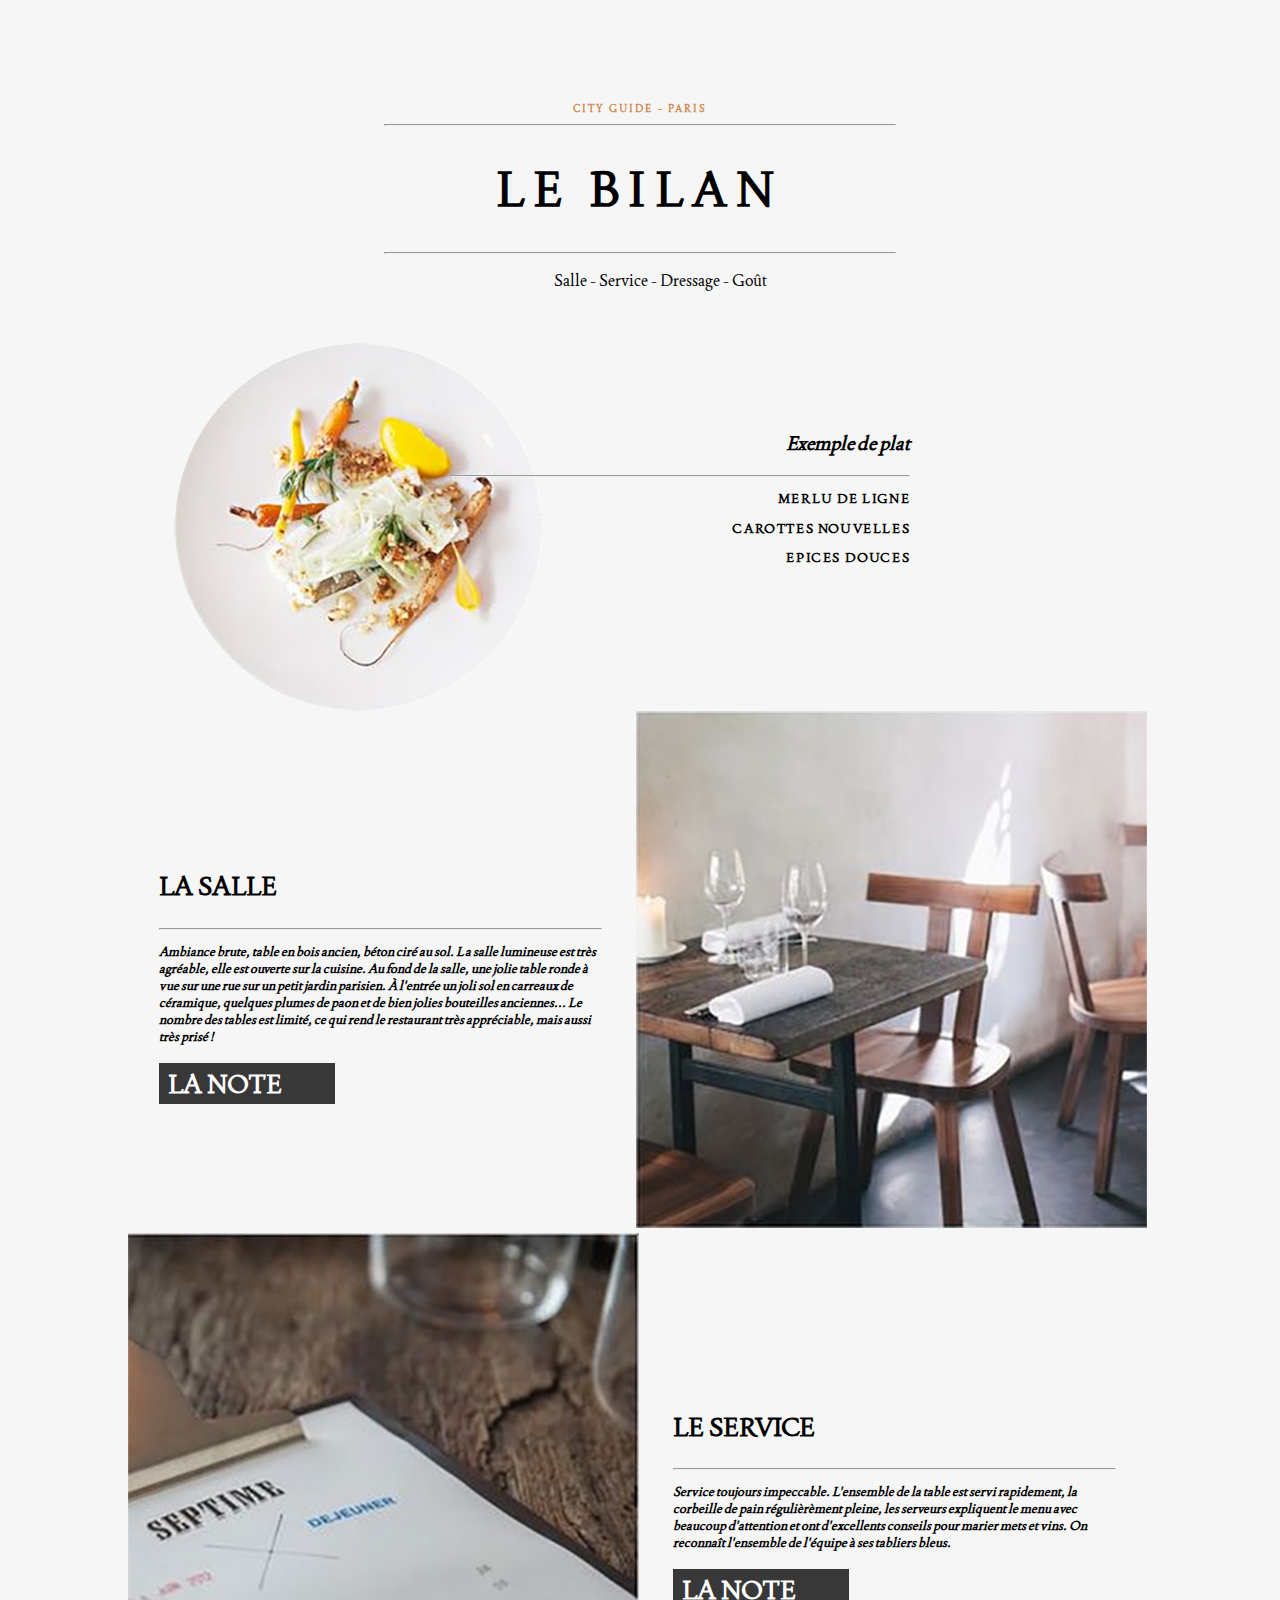
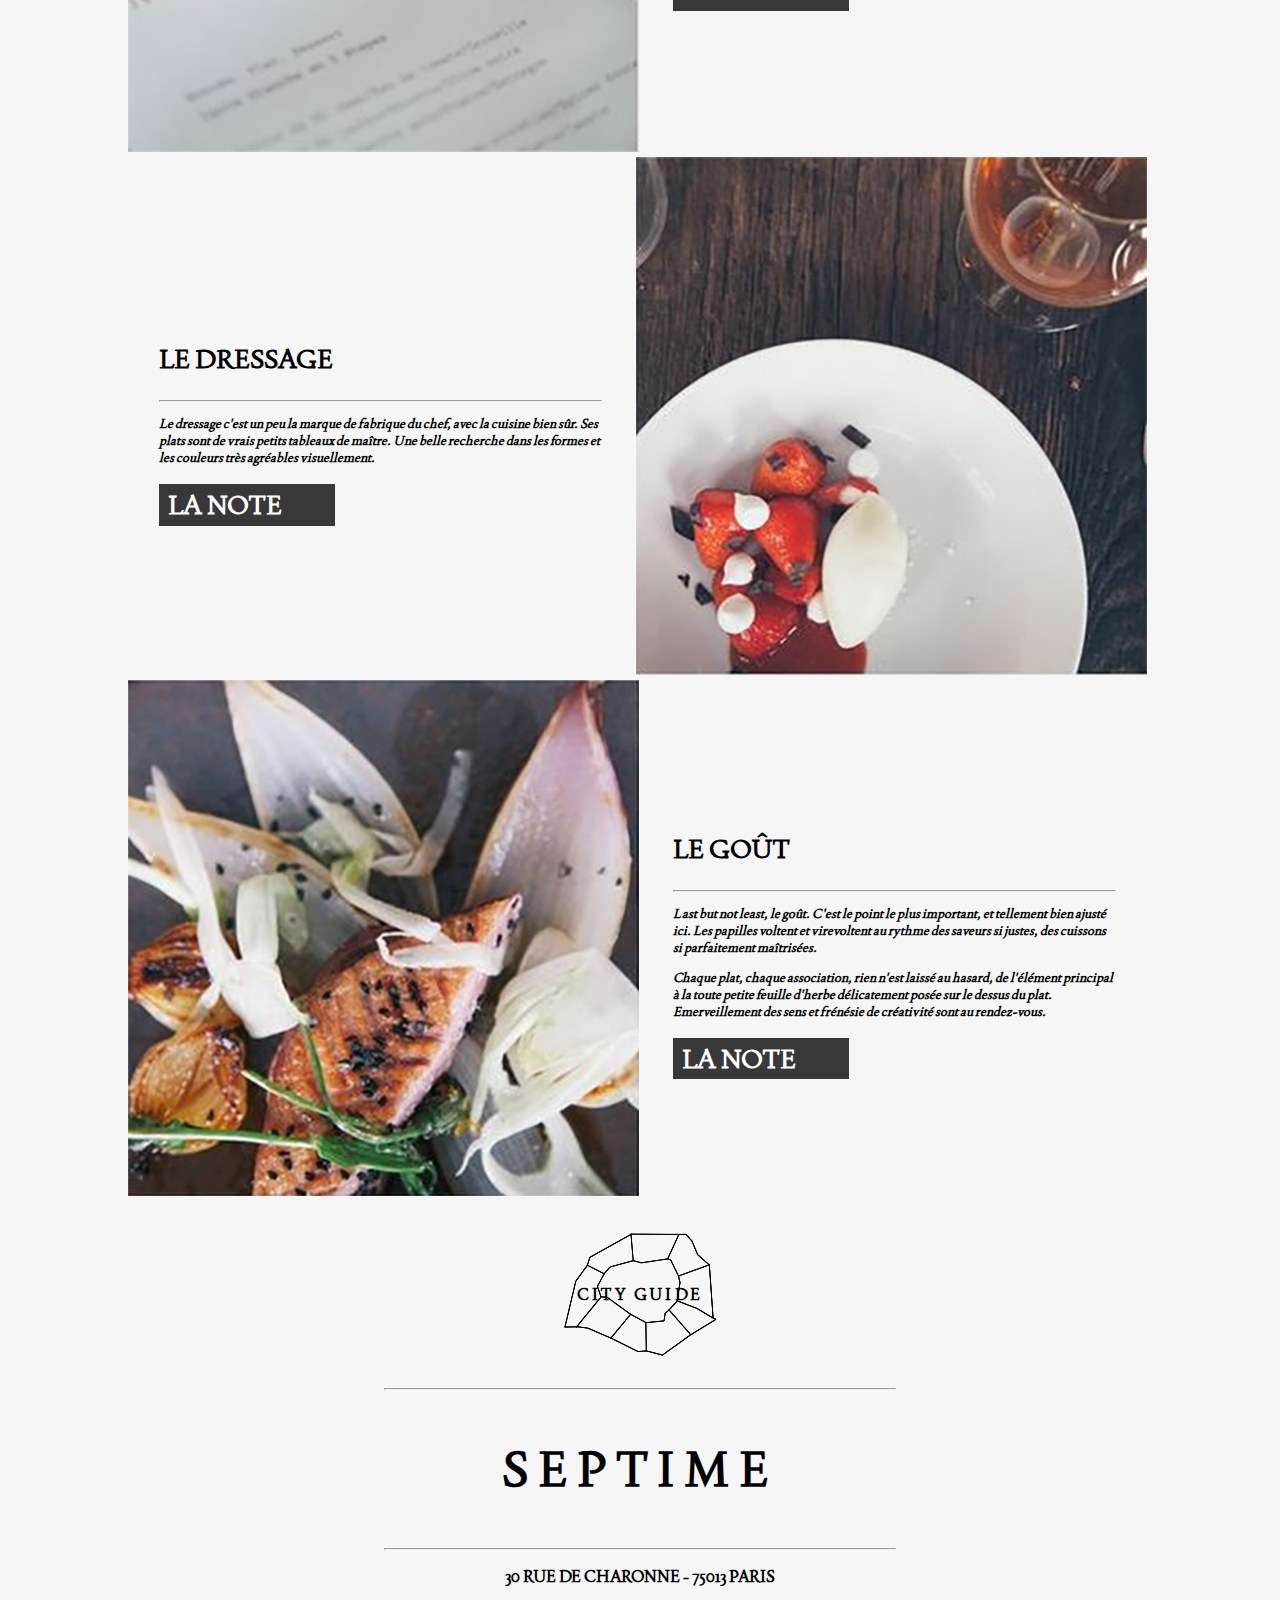
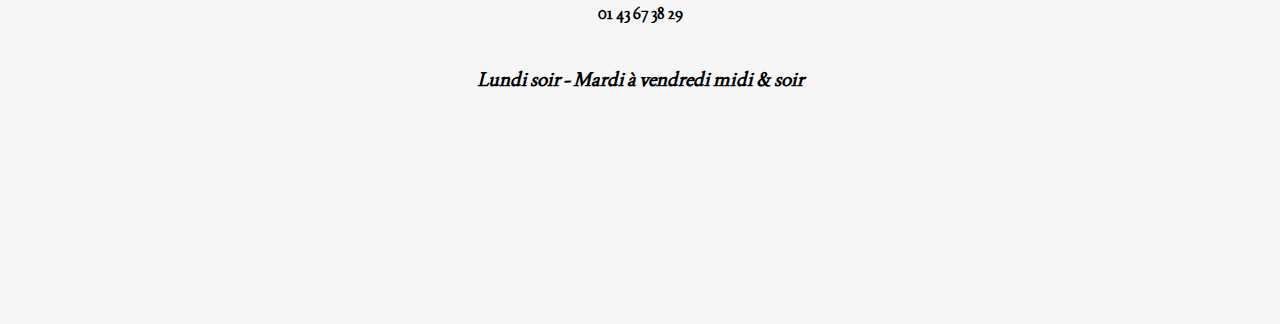
<file: Tp2_correction/index.html>
<!DOCTYPE html>
<html lang="fr">
<head>
    <meta charset="UTF-8">
    <meta http-equiv="X-UA-Compatible" content="IE=edge">
    <meta name="viewport" content="width=device-width, initial-scale=1.0">
    <title>Restaurant</title>
    <link rel="stylesheet" href="css/style.css">

    <link rel="stylesheet" href="https://cdnjs.cloudflare.com/ajax/libs/font-awesome/6.1.1/css/all.min.css"
        integrity="sha512-KfkfwYDsLkIlwQp6LFnl8zNdLGxu9YAA1QvwINks4PhcElQSvqcyVLLD9aMhXd13uQjoXtEKNosOWaZqXgel0g=="
        crossorigin="anonymous" referrerpolicy="no-referrer" />
</head>
<body>
    
    <header>
        <h2 class="titre">City guide - Paris</h2>
        <hr>
        <h1 class="titre">Le Bilan</h1>
        <hr>

        <!-- nav>ul>li*4>a  -->
        <nav>
            <ul>
                <li><a href="#salle">Salle -</a></li>
                <li><a href="#service">Service -</a></li>
                <li><a href="#dressage">Dressage -</a></li>
                <li><a href="#gout">Goût</a></li>
            </ul>
        </nav>
    </header>


     <section id="plat">
         <div class="plate"><img src="img/assiette.jpg" alt="assiette gastronomique"></div>
         <div class="plate">
             <h3>Exemple de plat</h3>
             <hr>
             <p>Merlu de ligne</p>
             <p>Carottes nouvelles</p>
             <p>Epices douces</p>
         </div>
     </section>

    <section id="salle">
        <div class="plate">
            <h3>la salle</h3>
            <hr>
            <p>
                Ambiance brute, table en bois ancien, béton ciré au sol. La salle lumineuse est très agréable, elle est
                ouverte sur la cuisine. Au fond de la salle, une jolie table ronde à vue sur une rue sur un petit jardin
                parisien. À l'entrée un joli sol en carreaux de céramique, quelques plumes de paon et de bien jolies
                bouteilles anciennes...
                Le nombre des tables est limité, ce qui rend le restaurant très appréciable, mais aussi très prisé !
            </p>
            <span>La note
                <i class="fas fa-star"></i>
                <i class="fas fa-star"></i>
                <i class="fas fa-star"></i>
                <i class="fas fa-star-half-alt"></i>
                <i class="far fa-star"></i>
            </span>
        </div>

        <div class="plate">
            <img src="img/resto_01.jpg" alt="table pour deux">
        </div>
    </section>


    <section id="service">
        <div class="plate"><img src="img/resto_02.jpg" alt="Service"></div>
        
        <div class="plate">
            <h3>Le service</h3>
            <hr>
            <p>
                Service toujours impeccable. L'ensemble de la table est servi rapidement, la corbeille de pain
                régulièrèment pleine, les serveurs expliquent le menu avec beaucoup d'attention et ont d'excellents
                conseils pour marier mets et vins.
                On reconnaît l'ensemble de l'équipe à ses tabliers bleus.
            </p>
             <span>La note
                 <i class="fas fa-star"></i>
                 <i class="fas fa-star"></i>
                 <i class="fas fa-star"></i>
                 <i class="fas fa-star"></i>
                 <i class="far fa-star"></i>
             </span>
        </div>
    </section>

    <section id="dressage">
        <div class="plate">
            <h3>Le dressage</h3>
            <hr>
            <p>
                Le dressage c'est un peu la marque de fabrique du chef, avec la cuisine bien sûr. Ses plats sont de vrais
                petits tableaux de maître. Une belle recherche dans les formes et les couleurs très agréables
                visuellement.
            </p>
             <span>La note
                 <i class="fas fa-star" aria-hidden="true"></i>
                 <i class="fas fa-star" aria-hidden="true"></i>
                 <i class="fas fa-star" aria-hidden="true"></i>
                 <i class="fas fa-star-half" aria-hidden="true"></i>
                 <i class="far fa-star" aria-hidden="true"></i>
             </span>

            </div>

             <div class="plate">
                 <img src="img/resto_03.jpg" alt="dessert au fruits rouges">
            </div>
    </section>

    <section id="gout">

        <div class="plate">
            <img src="img/resto_04.jpg" alt="Poisson et oignons">
        </div>

        <div class="plate">
            <h3>Le goût</h3>
            <hr>
            <p>
                Last but not least, le goût. C'est le point le plus important, et tellement bien ajusté ici. Les
                papilles voltent et virevoltent au rythme des saveurs si justes, des cuissons si parfaitement
                maîtrisées.
            </p>
            <p>
                Chaque plat, chaque association, rien n'est laissé au hasard, de l'élément principal à la toute petite
                feuille d'herbe délicatement posée sur le dessus du plat. Emerveillement des sens et frénésie de
                créativité sont au rendez-vous.
            </p>
              <span>La note
                  <i class="fas fa-star" aria-hidden="true"></i>
                  <i class="fas fa-star" aria-hidden="true"></i>
                  <i class="fas fa-star" aria-hidden="true"></i>
                  <i class="fas fa-star" aria-hidden="true"></i>
                  <i class="far fa-star" aria-hidden="true"></i>
              </span>
        </div>
    </section>

    <footer>
        <h5 class="titre">City guide</h5>
        <hr>
        <h3 class="titre">Septime</h3>
        <hr>
        <p>30 rue de charonne - 75013 Paris</p>
        <p>01 43 67 38 29</p>
        <em>Lundi soir - Mardi à vendredi midi & soir</em>
    </footer>
</body>
</html>
</file>
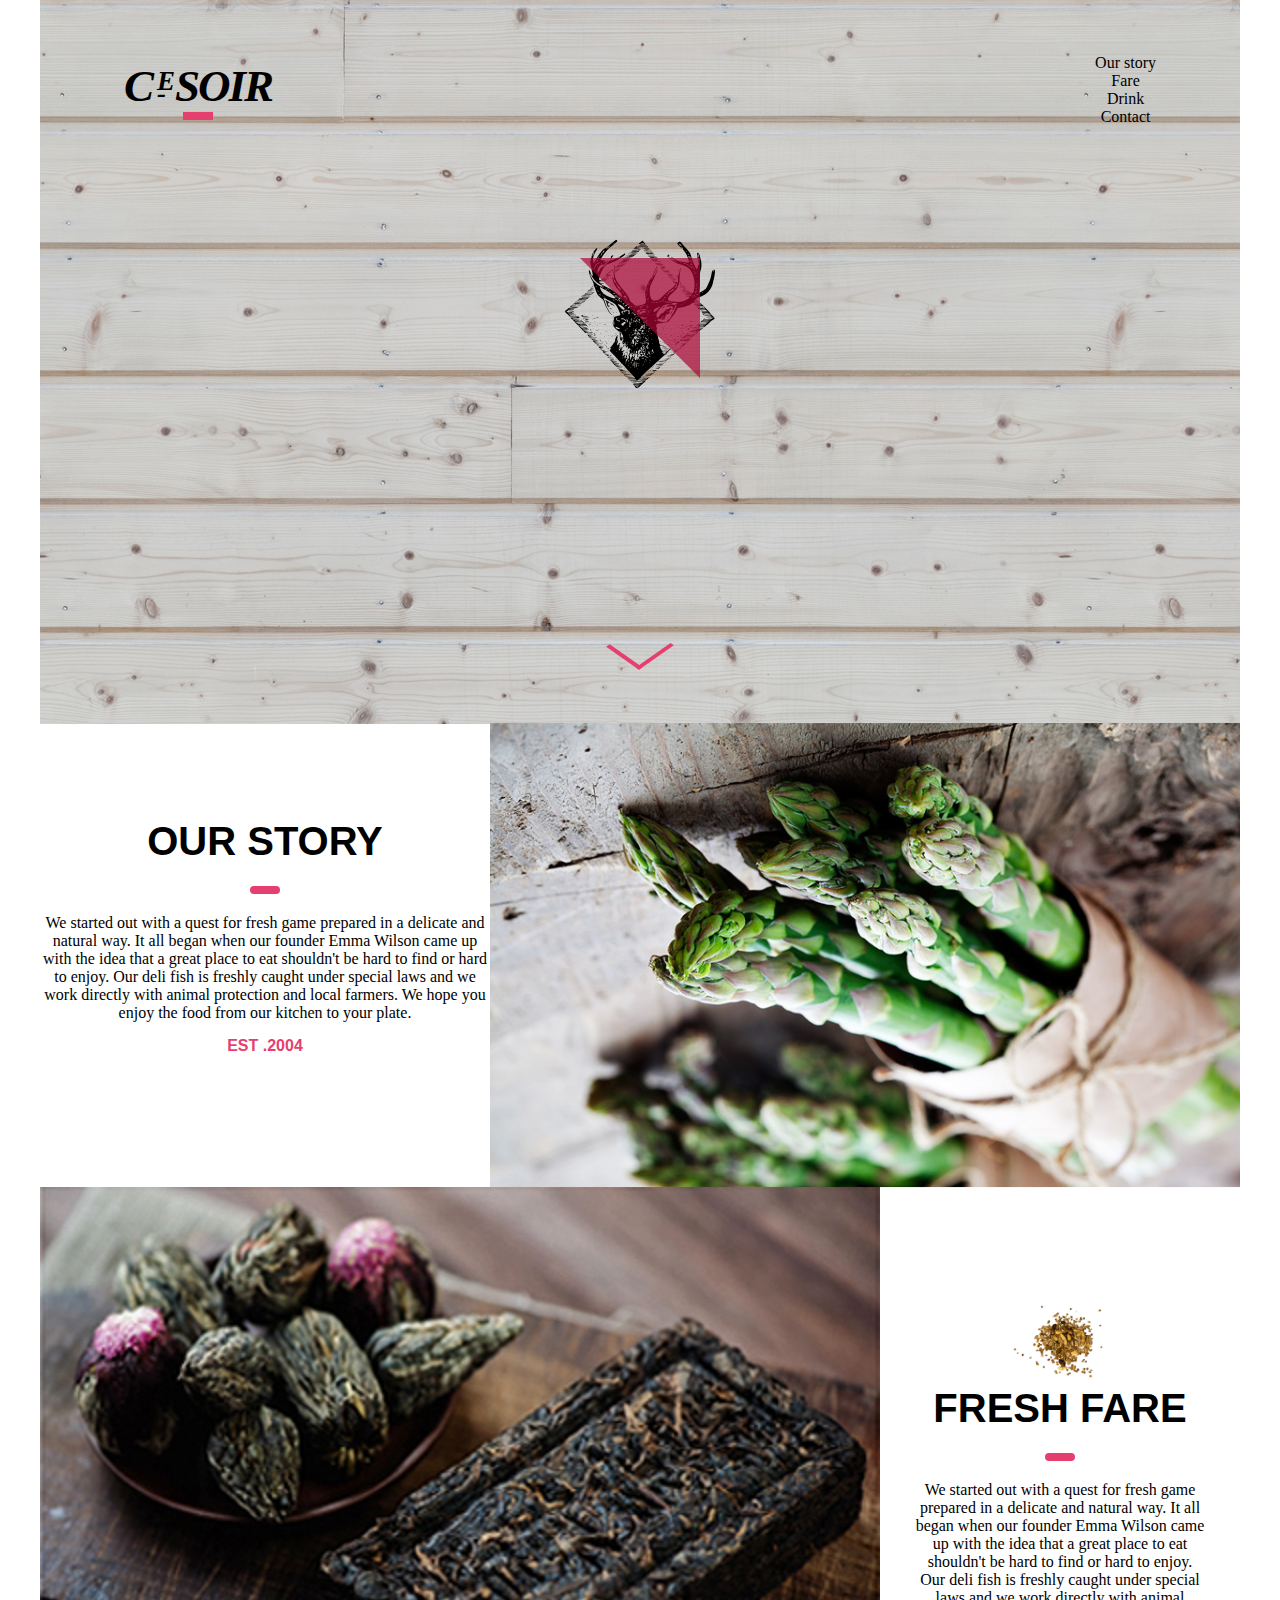
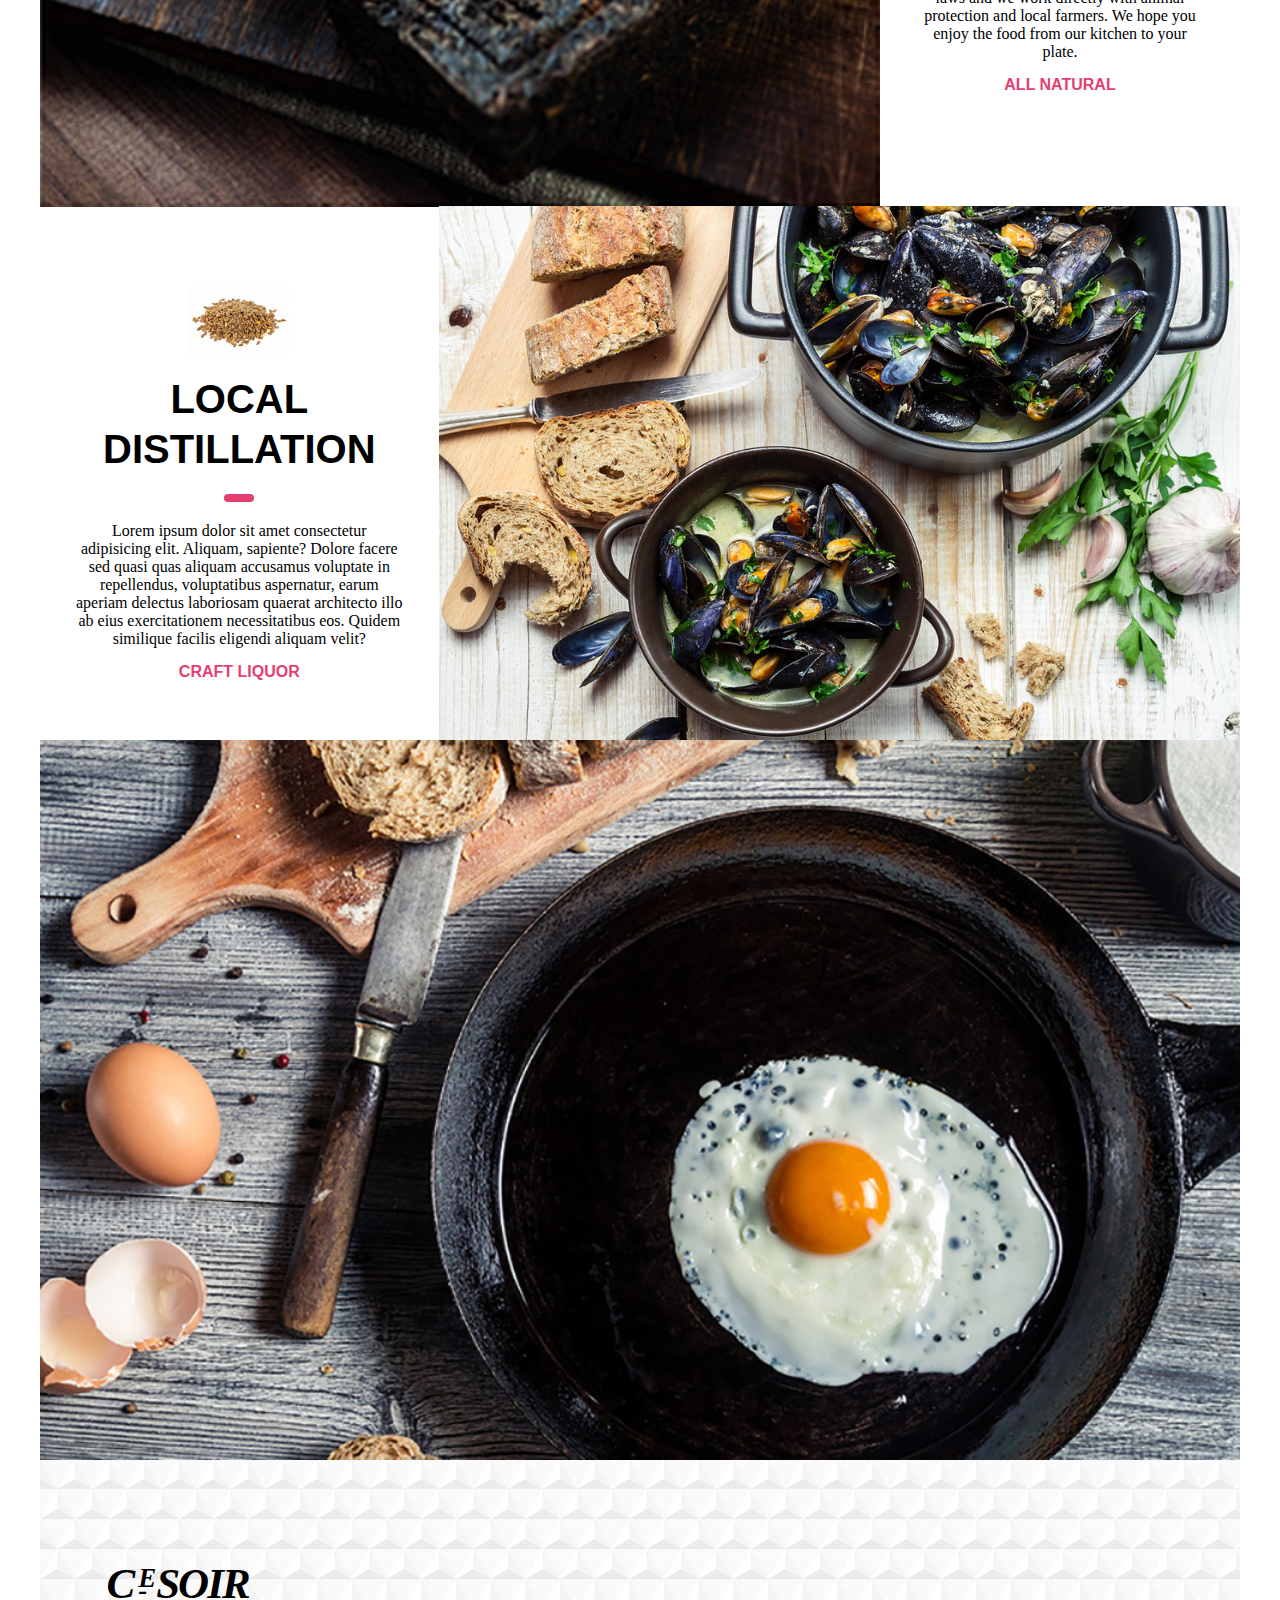
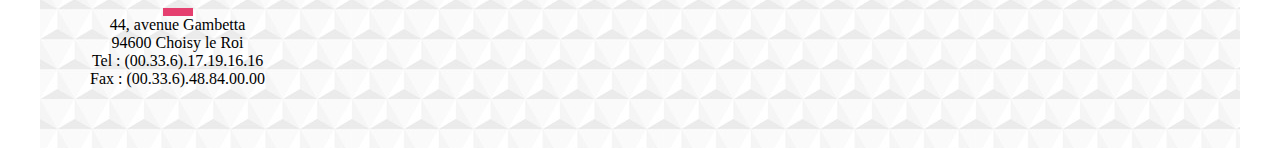
<file: Tp3_correction/index.html>
<!DOCTYPE html>
<html lang="fr">
<head>
    <meta charset="UTF-8">
    <meta http-equiv="X-UA-Compatible" content="IE=edge">
    <!-- pour la compatibilité Microsoft edge -->
    <meta name="viewport" content="width=device-width, initial-scale=1.0">
    <title>Restaurant Ce soir</title>
    <link rel="stylesheet" href="https://cdnjs.cloudflare.com/ajax/libs/font-awesome/6.1.1/css/all.min.css" integrity="sha512-KfkfwYDsLkIlwQp6LFnl8zNdLGxu9YAA1QvwINks4PhcElQSvqcyVLLD9aMhXd13uQjoXtEKNosOWaZqXgel0g==" crossorigin="anonymous" referrerpolicy="no-referrer" />
    <link rel="stylesheet" href="css/style.css">
</head>
<body>
    <div class="container">
        <!-- La div qui englobe la totalité de la page -->

        <header>

            <div class="header">

                <div class="logo">
                    <h1>C<span>e</span>soir</h1>
                    <p class="trait"></p>
                </div>

                <nav class="nav_bar">
                    <ul>
                        <li><a href="#story">Our story</a></li>
                        <li><a href="#fare">Fare</a></li>
                        <li><a href="#drink">Drink</a></li>
                        <li><a href="#contact">Contact</a></li>
                    </ul>
                </nav>
            </div>
        
            <div class="bloc_cerf">

                <div class="cerf">
                    <img src="img/cerf.svg" alt="">
                </div>

                <div class="triangle"></div> <!-- bloc qui va contenir le triangle -->

            </div>

            <div class="fleche"></div>

        </header>

        <main>
            <section id="story">
                <div class="story">
                    <h2>Our story</h2>
                    <p class="trait"></p>
                    <p>
                        We started out with a quest for fresh game prepared in a delicate and natural way. It all began when our founder Emma Wilson came up with the idea that a great place to eat shouldn't be hard to find or hard to enjoy. Our deli fish is freshly caught under special laws and we work directly with animal protection and local farmers. We hope you enjoy the food from our kitchen to your plate.
                    </p>
                    <p class="text_rose">est .2004</p>
                </div>
                <div class="asperge"><img src="img/asperge.jpg" alt=""></div>
            </section>
            <!-- fin de section story -->

            <section id="fare">
                <div class="soap">
                    <img src="img/savon.jpg" alt="">
                </div>
                <div class="fare">
                    <p><img src="img/graines_01.jpg" alt=""></p>
                    <h2>Fresh Fare</h2>
                    <p class="trait"></p>
                    <p>
                         We started out with a quest for fresh game prepared in a delicate and natural way. It all began when our founder Emma Wilson came up with the idea that a great place to eat shouldn't be hard to find or hard to enjoy. Our deli fish is freshly caught under special laws and we work directly with animal protection and local farmers. We hope you enjoy the food from our kitchen to your plate.
                    </p>
                    <p class="text_rose">All natural</p>
                </div>
            </section>
            <!-- fin de section fresh fare -->

            <section>
                <!-- Début section local -->
                <div class="local">
                    <p><img src="img/graines_02.jpg" width="100" alt=""></p>
                    <h2>Local Distillation</h2>
                    <p class="trait"></p>
                    <p>
                        Lorem ipsum dolor sit amet consectetur adipisicing elit. Aliquam, sapiente? Dolore facere sed quasi quas aliquam accusamus voluptate in repellendus, voluptatibus aspernatur, earum aperiam delectus laboriosam quaerat architecto illo ab eius exercitationem necessitatibus eos. Quidem similique facilis eligendi aliquam velit?
                    </p>
                    <p class="text_rose">Craft liquor</p>
                </div>
                <div class="moule">
                    <img src="img/moule.jpg" alt="">
                </div>
            </section>
            <!-- fin de la section local -->

            <section>
                <div class="eggs">
                    <img src="img/oeuf.jpg" alt="">
                </div>
            </section>
            <!-- fin de la section eggs -->

            <footer id="contact">
                <!-- début bas du site -->
                <div class="footer_left">
                    <div class="logo">
                        <h3>C<span>e</span>soir</h3>
                        <p class="trait"></p>
                    </div>
                    <div class="espace">
                        <p>44, avenue Gambetta</p>
                        <p>94600 Choisy le Roi</p>
                    </div>
                    <div class="espace">
                        <p>Tel : (00.33.6).17.19.16.16</p>
                        <p>Fax : (00.33.6).48.84.00.00</p>
                    </div>
                </div>

                <div class="footer_right">
                    <!-- ici on va ajouter les icons réseaux sociaux -->
                    <i class="fab fa-facebook-f"></i>
                    <i class="fab fa-twitter"></i>
                    <i class="fab fa-instagram-square"></i>
                    <i class="fab fa-google-plus-g"></i>
                </div>
            </footer>
            <!-- fin bas du site -->

        </main>



    </div>

</body>
</html>
</file>
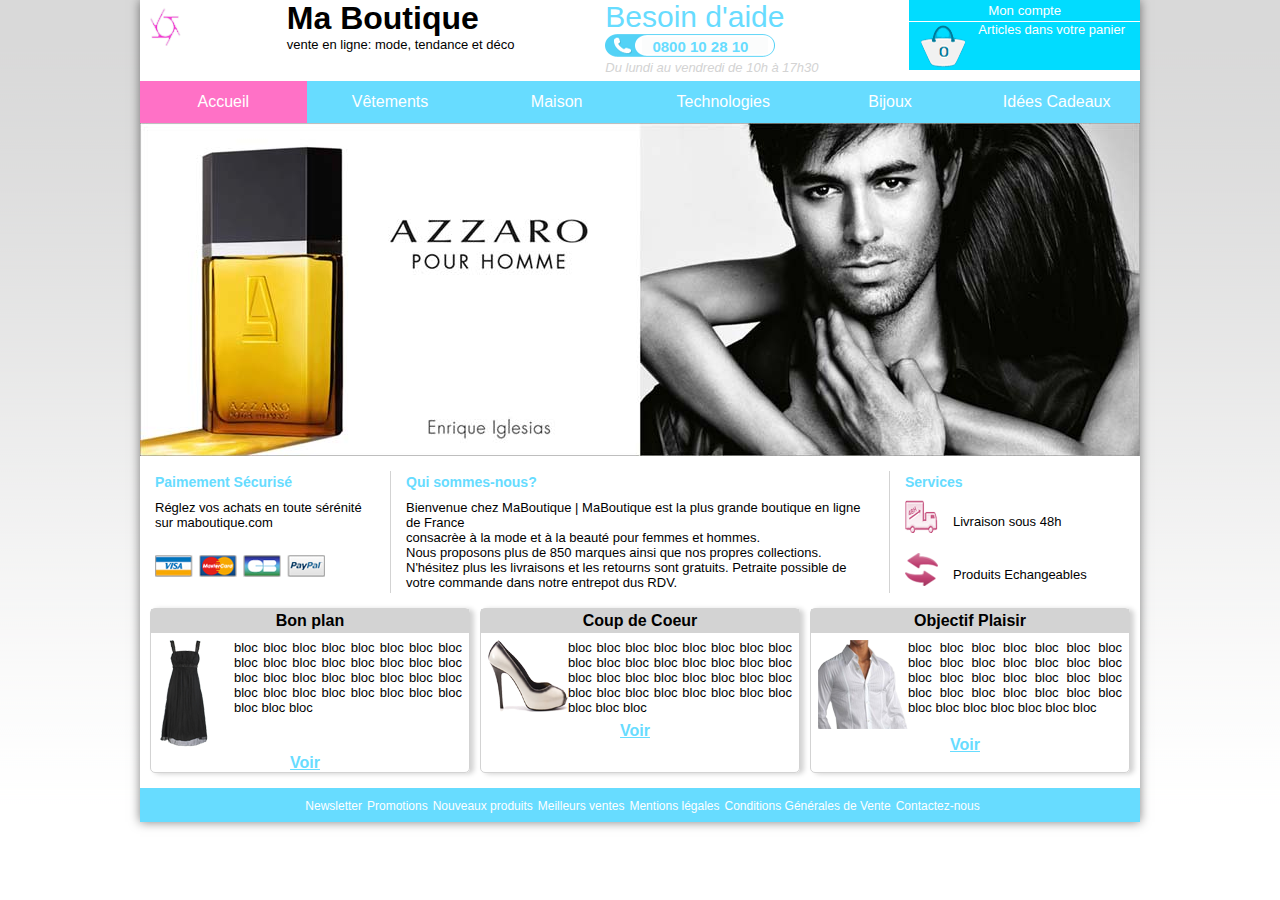
<file: Tp4_correction/index.html>
<!DOCTYPE html>
<html lang="fr">
<head>
    <meta charset="UTF-8">
    <meta http-equiv="X-UA-Compatible" content="IE=edge">
    <!-- la balise meta pour la compatibilité avec Micrisoft edge -->
    <meta name="viewport" content="width=device-width, initial-scale=1.0">
    <title>Workshop Boutique</title>
    <link rel="stylesheet" href="assets/css/style.css">
</head>
<body>
    <div class="container">
        <!-- l'entête de la page -->
        <header>

            <div class="header_haut">
                <div class="logo_img">
                    <div class="logo">
                        <img src="assets/img/logo.png" alt="">
                    </div>
                </div><!-- elle va contenir les 3 bloc(div) -->
                

                <div>
                    <h1>Ma Boutique</h1>
                    <p>vente en ligne: mode, tendance et déco</p>
                </div>
            
            <div class="contact">
                <h3>Besoin d'aide</h3>
                <p class="tel">0800 10 28 10</p>
                <p class="horaire">Du lundi au vendredi de 10h à 17h30</p>
            </div>

            <div class="compte">
                <h5>Mon compte</h5>
                <div class="panier">
                    <img src="assets/img/article.png" alt="">
                    <p>Articles dans votre panier </p>
                </div>
            </div>

            </div>

            <!-- nav>ul>li*6>a  -->
            <nav>
                <ul class="menu_haut">
                    <li><a href="">Accueil</a></li>
                    <li><a href="">Vêtements</a></li>
                    <li><a href="">Maison</a></li>
                    <li><a href="">Technologies</a></li>
                    <li><a href="">Bijoux</a></li>
                    <li><a href="">Idées cadeaux</a></li>
                </ul>
            </nav>
        </header>

        <main>
            <!-- le corps de la page -->
            <section class="slider">
                <img src="assets/img/bandeau.png" alt="">
            </section>

            <section class="main_info"><!--section de paiement-->
                <div class="paiement">
                     <h3>Paimement Sécurisé</h3>
                     <p>Réglez vos achats en toute sérénité sur maboutique.com</p>
                     <img src="assets/img/paiement.png" alt="">
                </div> 

                <div class="about">
                    <h3>Qui sommes-nous?</h3>
                    <p>
                       Bienvenue chez MaBoutique | MaBoutique est la plus grande boutique en ligne de France <br>
                       consacrèe à
                       la mode et à la beauté pour femmes et hommes.<br> 
                       Nous proposons plus de 850 marques ainsi que nos
                       propres collections. <br> 
                       N'hésitez plus les livraisons et les retourns sont gratuits. Petraite
                       possible de votre commande dans notre entrepot dus RDV.
                    </p>
                </div>

                <div class="service">

                    <h3>Services</h3>
                    <div class="livraison">
                        <img src="assets/img/camion.png" alt="">
                        <span>Livraison sous 48h</span>
                    </div>
                    <div class="echange">
                        <img src="assets/img/echange.png" alt="">
                        <span>Produits Echangeables</span>
                    </div> 
                </div>
            </section>

            <section>
                <div class="features">
                    <h4>Bon plan</h4>
                    <div class="product">
                        <img src="assets/img/robe.png" alt="">
                        <p class="txt_robe">
                            bloc bloc bloc bloc bloc bloc bloc
                            bloc bloc bloc bloc bloc bloc bloc
                            bloc bloc bloc bloc bloc bloc bloc
                            bloc bloc bloc bloc bloc bloc bloc
                            bloc bloc bloc bloc bloc bloc bloc
                        </p>
                    </div>
                    <div class="link"><a href="#">Voir</a></div>
                </div>

                <div class="features">
                    <h4>Coup de Coeur</h4>
                    <div class="product">
                        <img src="assets/img/talons.png" alt="">
                        <p class="txt_robe">
                            bloc bloc bloc bloc bloc bloc bloc
                            bloc bloc bloc bloc bloc bloc bloc
                            bloc bloc bloc bloc bloc bloc bloc
                            bloc bloc bloc bloc bloc bloc bloc
                            bloc bloc bloc bloc bloc bloc bloc
                        </p>
                    </div>
                    <div class="link"><a href="#">Voir</a></div>
                </div>

                <div class="features">
                    <h4>Objectif Plaisir</h4>
                    <div class="product">
                        <img src="assets/img/chemise.png" alt="">
                        <p class="txt_robe">
                            bloc bloc bloc bloc bloc bloc bloc
                            bloc bloc bloc bloc bloc bloc bloc
                            bloc bloc bloc bloc bloc bloc bloc
                            bloc bloc bloc bloc bloc bloc bloc
                            bloc bloc bloc bloc bloc bloc bloc
                        </p>
                    </div>
                    <div class="link"><a href="#">Voir</a></div>
                </div>
            </section>
        </main>

        <!-- le bas de la page  -->

        <footer>
            <nav>
                <ul class="nav_footer">
                    <li><a href="">Newsletter</a></li>
                    <li><a href="">Promotions</a></li>
                    <li><a href="">Nouveaux produits</a></li>
                    <li><a href="">Meilleurs ventes</a></li>
                    <li><a href="">Mentions légales</a></li>
                    <li><a href="">Conditions Générales de Vente</a></li>
                    <li><a href="">Contactez-nous</a></li>
                </ul>
            </nav>
        </footer>


    </div>
</body>
</html>
</file>
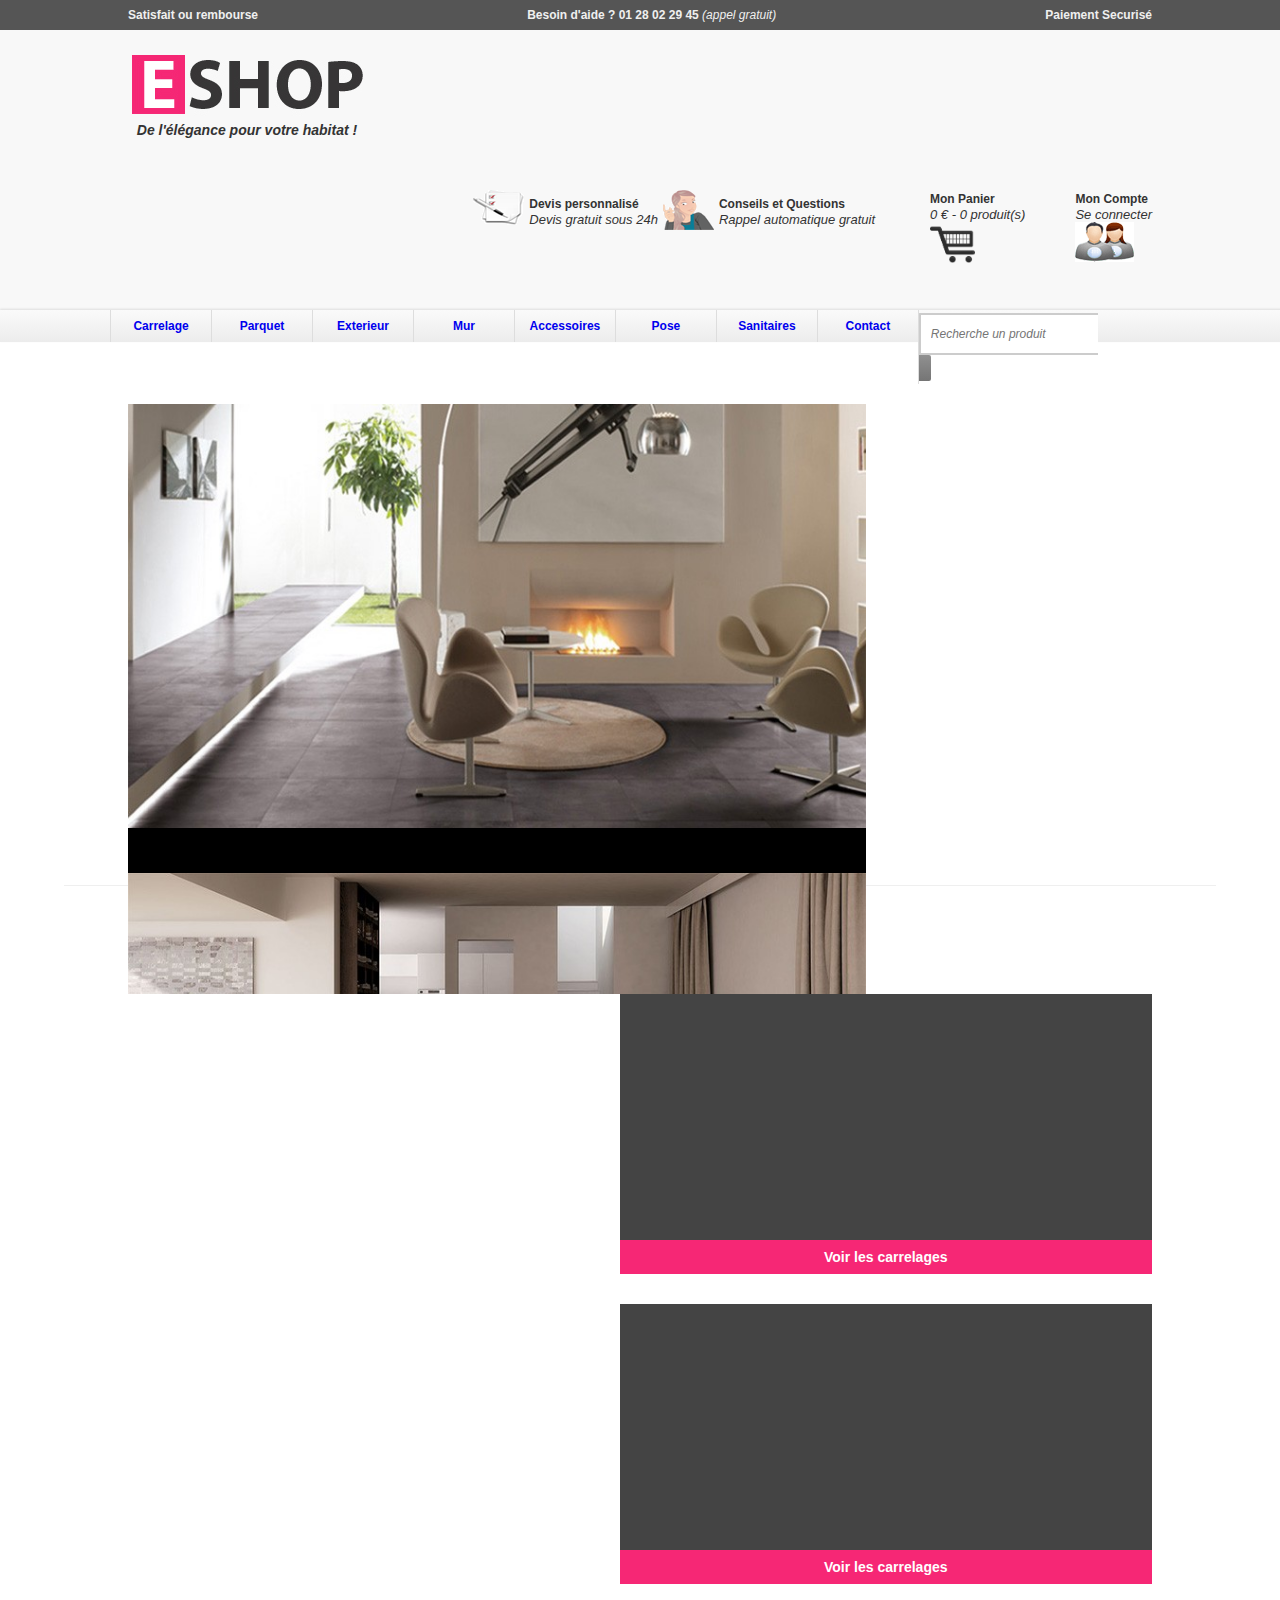
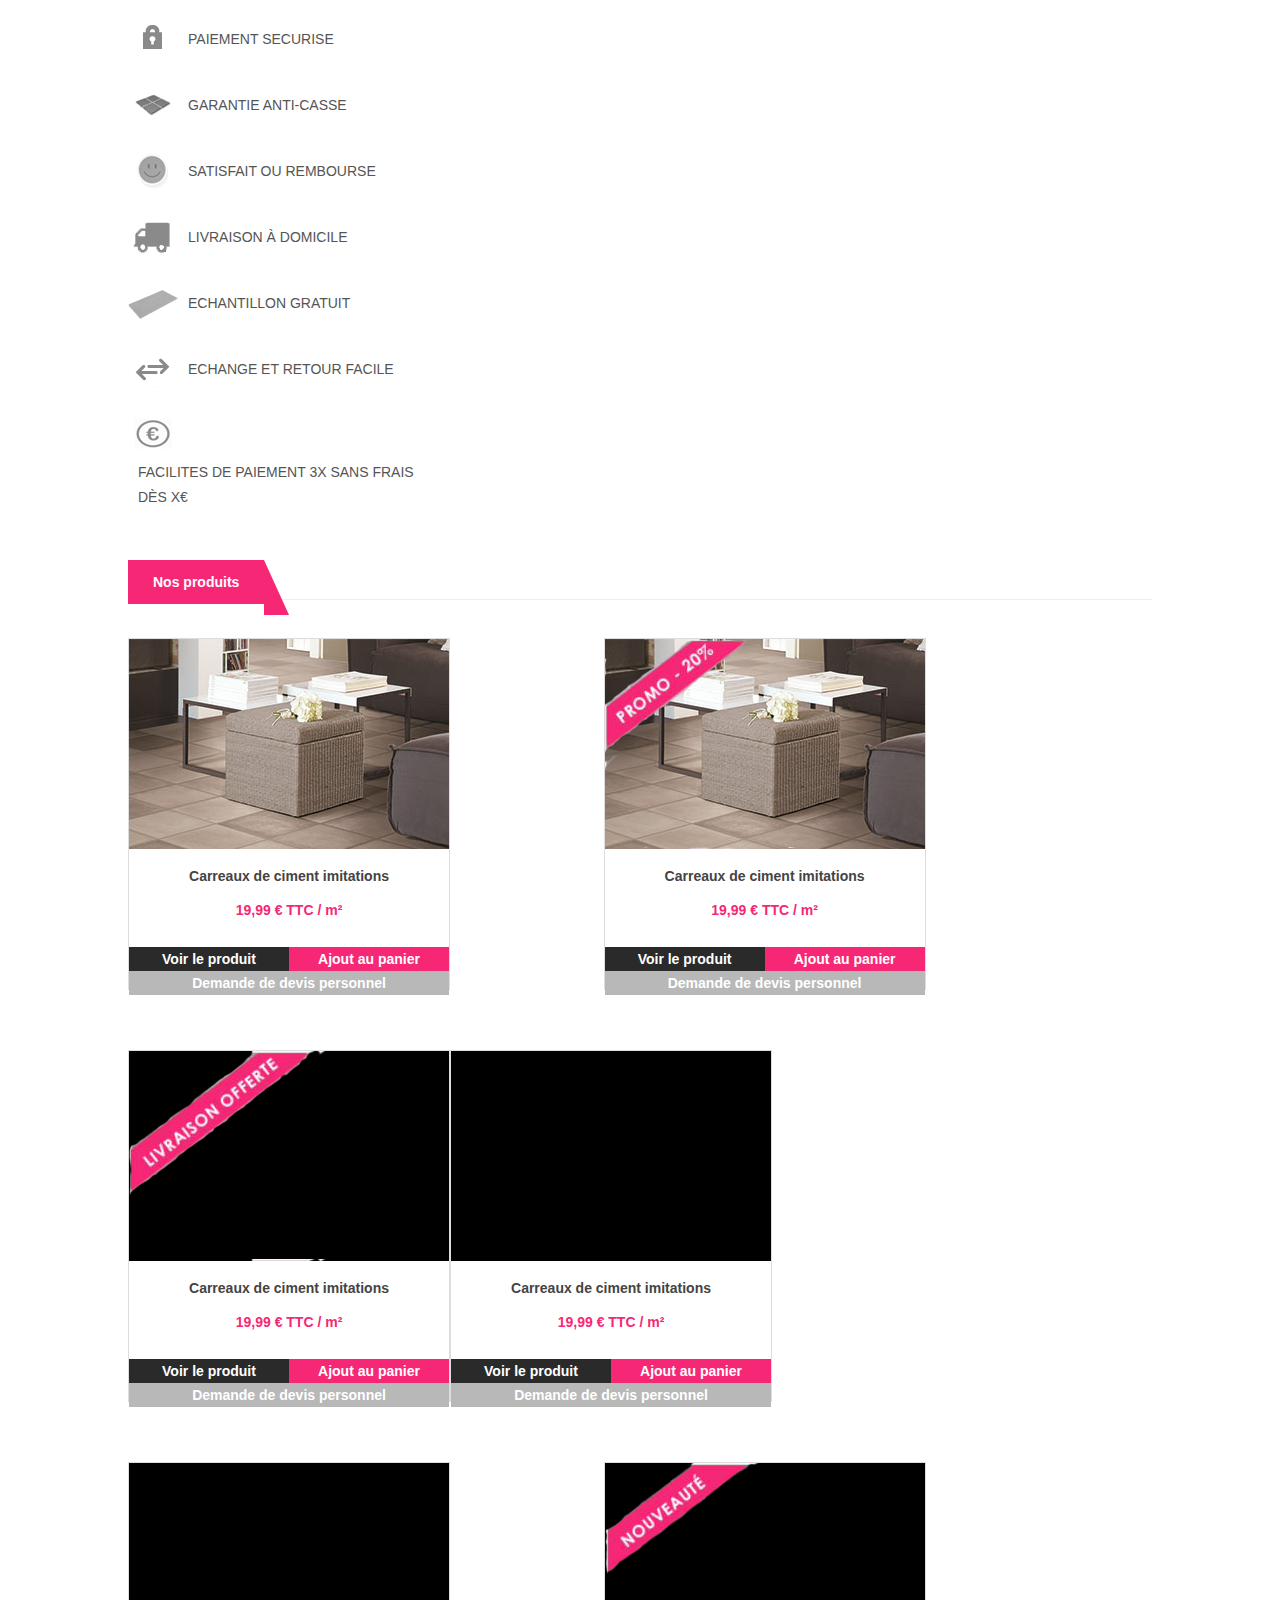
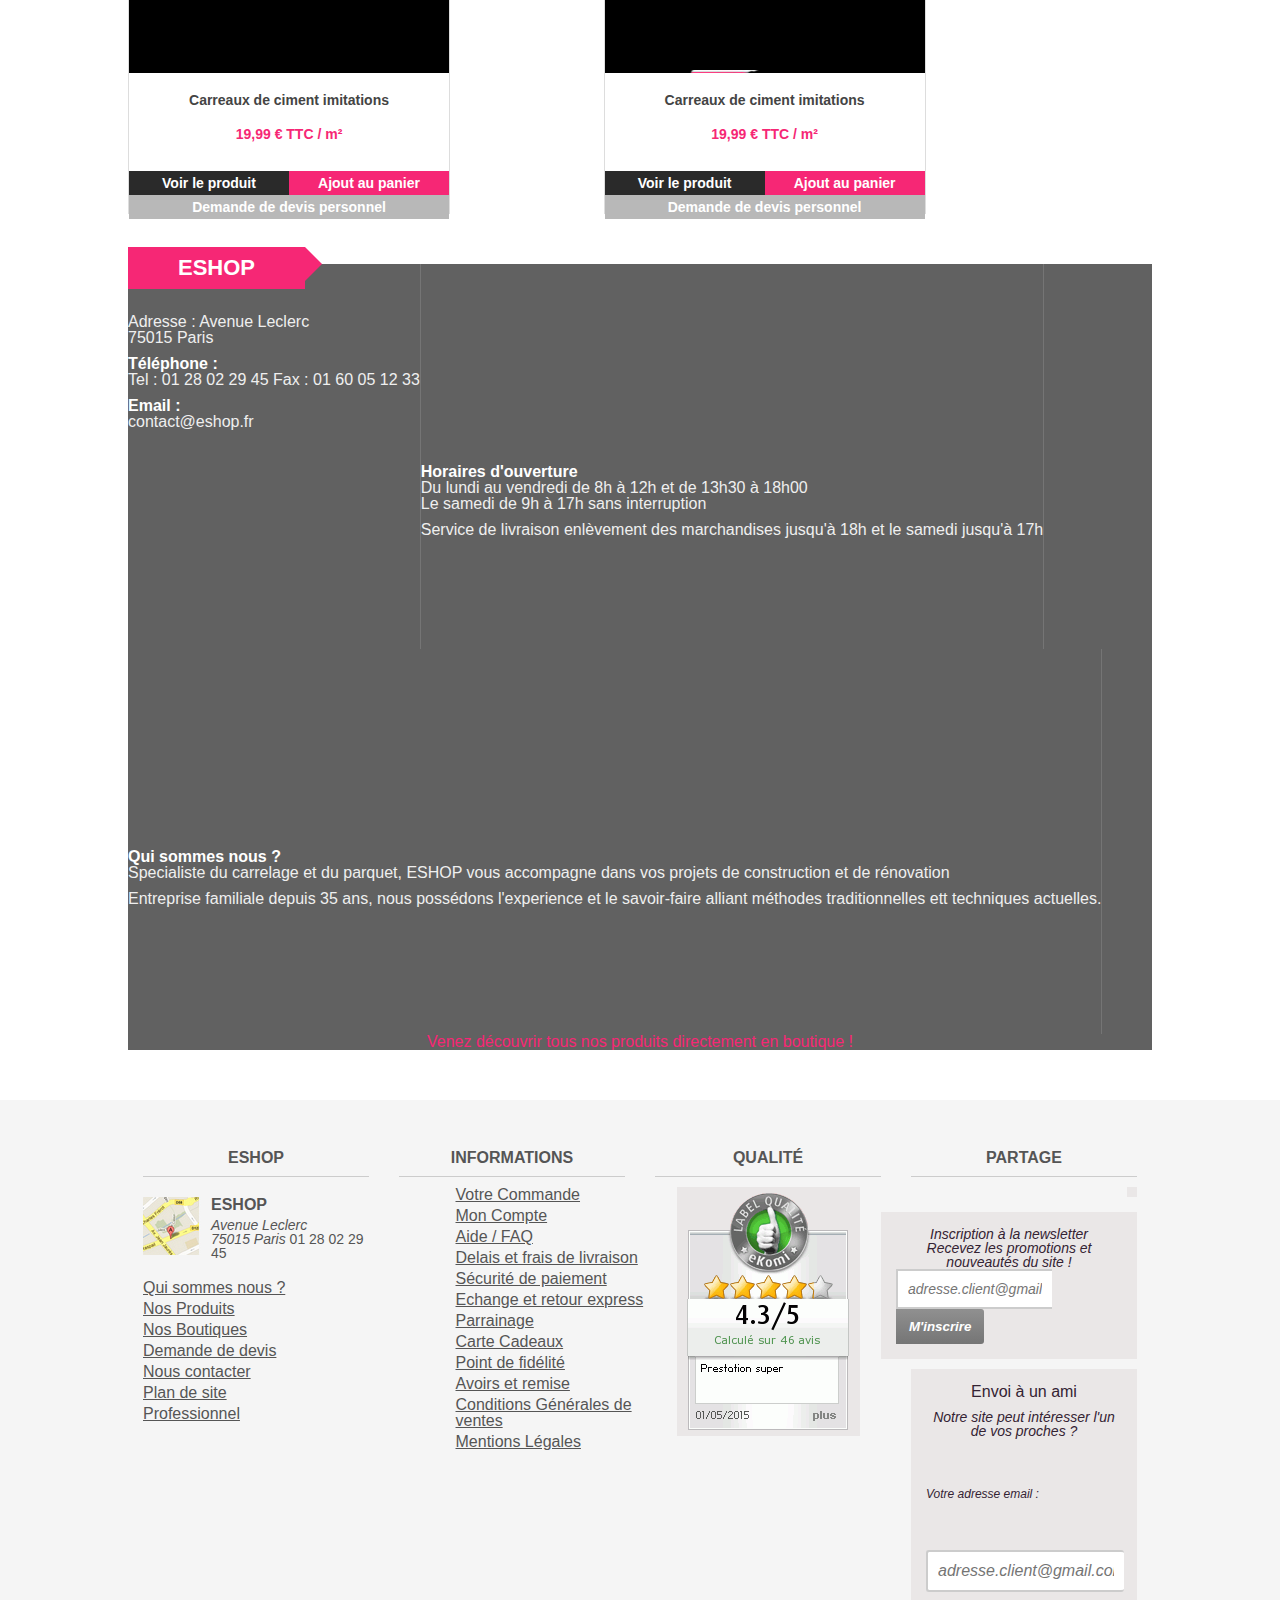
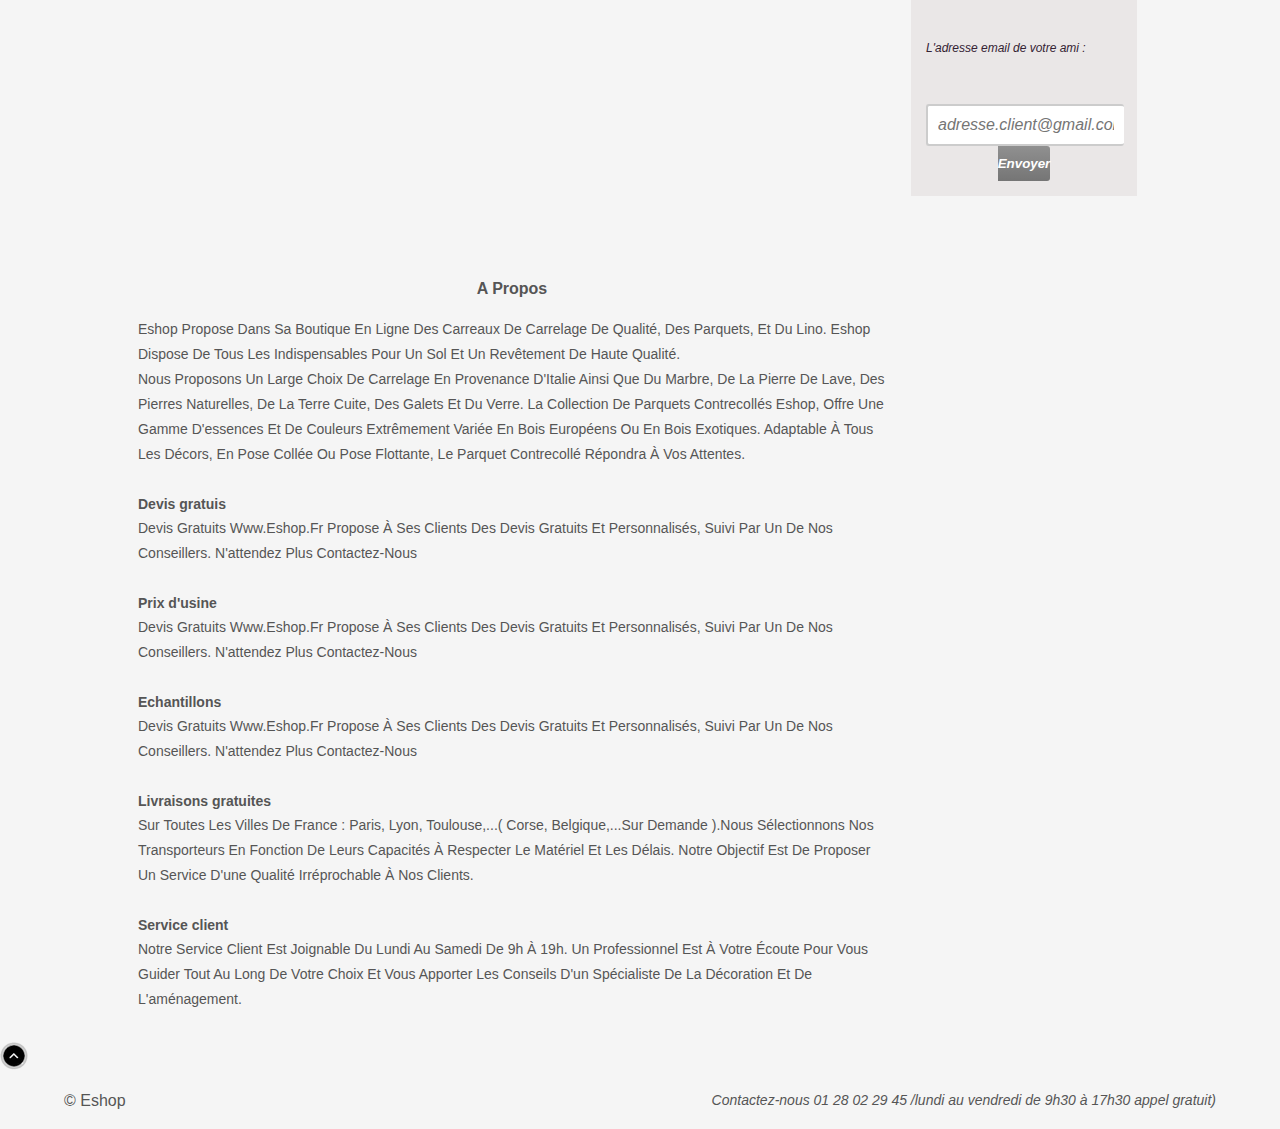
<file: TP5_correction/index.html>
<!DOCTYPE html>
<html lang="fr">
<head>
    <meta charset="UTF-8">
    <meta http-equiv="X-UA-Compatible" content="IE=edge">

    <!-- SEO -->
    <meta name="description" content="Integration d'un site web">
    <meta name="keywords" content="Integration, site, site web, eshop, boutique">
    <meta name="author" content="LePoles, M. A.">
    <meta name="viewport" content="width=device-width, initial-scale=1.0">

    <!-- Reset -->
    <link rel="stylesheet" href="css/reset.css">

    <!-- Font Awesome -->
    <link rel="stylesheet" href="https://cdnjs.cloudflare.com/ajax/libs/font-awesome/6.1.1/css/all.min.css" integrity="sha512-KfkfwYDsLkIlwQp6LFnl8zNdLGxu9YAA1QvwINks4PhcElQSvqcyVLLD9aMhXd13uQjoXtEKNosOWaZqXgel0g==" crossorigin="anonymous" referrerpolicy="no-referrer" />

    <link rel="stylesheet" href="css/slider.css">

    <link rel="stylesheet" href="css/style.css">

    <!-- Bootstrap -->
    <link href="https://cdn.jsdelivr.net/npm/bootstrap@5.2.0-beta1/dist/css/bootstrap.min.css" rel="stylesheet" integrity="sha384-0evHe/X+R7YkIZDRvuzKMRqM+OrBnVFBL6DOitfPri4tjfHxaWutUpFmBp4vmVor" crossorigin="anonymous">
    <script src="https://cdn.jsdelivr.net/npm/bootstrap@5.2.0-beta1/dist/js/bootstrap.bundle.min.js" integrity="sha384-pprn3073KE6tl6bjs2QrFaJGz5/SUsLqktiwsUTF55Jfv3qYSDhgCecCxMW52nD2" crossorigin="anonymous"></script>
    <title>E-Shop</title>
</head>
<body>
    <div class="c" id="top">

        <header>
            <!-- Barre tout en haut -->
            <div class="top-bar">
                <p><a href="#">Satisfait ou rembourse</a></p>
                <p><a href="#">Besoin d'aide ? <i class="fa fa-flip-horizontal"></i>01 28 02 29 45 <em>(appel gratuit)</em></a></p>
                <p><a href="#">Paiement Securisé</a></p>
            </div>

            <!-- Logo et plus -->
            <div class="centre">
                <a href="index.html" class="logo">
                    <img src="img/logo3.png" alt="Logo">
                    <p><em>De l'élégance pour votre habitat !</em></p>
                </a>

                <div class="outils">
                    <div class="iconG">
                        <img src="img/devis.png" alt="Devis">
                        <div>
                            <p class="titre"><a href="#">Devis personnalisé</a></p>
                            <p class="desc"><a href="#">Devis gratuit sous 24h</a></p>
                        </div>
                    </div>

                    <div class="iconD">
                        <div>
                            <p class="titre"><a href="#">Mon Compte</a></p>
                            <p class="desc"><a href="#">Se connecter</a></p>
                        </div>
                        <img src="img/compte1.png" alt="Mon compte">
                    </div>

                    <div class="iconG">
                        <img src="img/conseils.png" alt="Conseils">
                        <div>
                            <p class="titre"><a href="#">Conseils et Questions</a></p>
                            <p class="desc"><a href="#">Rappel automatique gratuit</a></p>
                        </div>
                    </div>

                    <div class="iconD">
                        <div>
                            <p class="titre"><a href="#">Mon Panier</a></p>
                            <p class="desc"><a href="#">0 € - 0 produit(s)</a></p>
                        </div>
                        <img src="img/panier.png" class="panier" alt="panier">
                    </div>
                    <hr>
                </div>
            </div>
            
            <!-- Barre de navigation -->

            <nav>
                <ul>
                    <li><a href="index.html"><i class="fa fa-home fa-2x"></i></a></li>
                    <li><a href="#">Carrelage</a></li>
                    <li><a href="#">Parquet</a></li>
                    <li><a href="#">Exterieur</a></li>
                    <li><a href="#">Mur</a></li>
                    <li><a href="#">Accessoires</a></li>
                    <li><a href="#">Pose</a></li>
                    <li><a href="#">Sanitaires</a></li>
                    <li><a href="#">Contact</a></li>
                    <li>
                        <form>
                            <input type="text" name="" id="" placeholder="Recherche un produit">
                            <button type="button"><i class="fa fa-search"></i></button>
                        </form>
                    </li>
                </ul>
            </nav>
        </header>
        <!-- Fin de header -->

        <div class="principal">
            <div class="c-container">
                <div class="carousel">
                    <div class="ism-slider" id="carousel">
                        <ol>
                            <li>
                                <img src="img/slider1.jpg" alt="slider 1">
                                <div class="ism-caption ism-caption-0">Notre carrelage mis en scene dans la maison d'un nouveau client heureux ! </div>
                            </li>

                            <li>
                                <img src="img/slider2.jpg" alt="slider 2">
                                <div class="ism-caption ism-caption-0">Notre carrelage mis en scene dans la maison d'un nouveau client heureux ! </div>
                            </li>

                            <li>
                                <img src="img/slider3.jpg" alt="slider 3">
                                <div class="ism-caption ism-caption-0">Notre carrelage mis en scene dans la maison d'un nouveau client heureux ! </div>
                            </li>
                        </ol>
                    </div>
                </div>

                <div class="c-prod st">
                    <a href="#"><span>Voir les carrelages</span></a>
                </div>

                <div class="c-prod nd">
                    <a href="#"><span>Voir les carrelages</span></a>
                </div>

            </div>

            <!-- icons + txt -->
            <div class="d-i-container">

                <div class="doubleContainer">
                    <div class="i-container">
                        <img src="img/icons_centre_de_la_page/cadena.png" alt="cadenas"><span>Paiement Securise</span>
                    </div>
                    <div class="i-container">
                        <img src="img/icons_centre_de_la_page/anticasse.png" alt="anticasse"><span>Garantie Anti-Casse</span>
                    </div>
                </div>
                <div class="doubleContainer">
                    <div class="i-container">
                        <img src="img/icons_centre_de_la_page/smile.png" alt="smile"><span>Satisfait ou Rembourse</span>
                    </div>
                    <div class="i-container">
                        <img src="img/icons_centre_de_la_page/camion.png" alt="camion"><span>Livraison à domicile</span>
                    </div>
                </div>
                <div class="doubleContainer">
                    <div class="i-container">
                        <img src="img/icons_centre_de_la_page/echantillon.png" alt="echantillon"><span>Echantillon Gratuit</span>
                    </div>
                    <div class="i-container doubleLine">
                        <img src="img/icons_centre_de_la_page/echange2.png" alt="echange"><span>Echange et retour facile</span>
                    </div>
                </div>
                <div class="doubleContainer doubleLine">
                    <div class="i-container Last">
                        <img src="img/icons_centre_de_la_page/eur.png" alt="euro"><span>Facilites de paiement 3X sans frais dès X€ </span>
                    </div>
                </div>
            </div>
            <div class="clear"></div>
        </div>
        <!-- fin Carousel et produits container -->

        <!-- Nos produits -->
        <div class="np">
            <!-- titre -->
            <div class="np-titre">
                <h5>Nos produits</h5>
                <div class="triangle"></div>
            </div>            
            <hr>

            <!-- Produits row 1 -->
            <div class="card st">
                <div class="card-img st"></div>
                <div class="card-body">
                    <h6 class="card-title">Carreaux de ciment imitations</h6>
                    <p class="card-price">19,99 € TTC / m²</p>
                    <div class="options">
                        <a class="card-link-left"><i class="fa fa-search"></i>Voir le produit</a>
                        <a class="card-link-right"><i class="fa fa-shopping-cart"></i>Ajout au panier</a>
                        <a class="card-link-large"><i class="fa fa-file-invoice"></i>Demande de devis personnel</a>
                    </div>
                </div>
            </div>

            <div class="card st">
                <div class="card-img st"><div class="promo"></div></div>
                <div class="card-body">
                    <h6 class="card-title">Carreaux de ciment imitations</h6>
                    <p class="card-price">19,99 € TTC / m²</p>
                    <div class="options">
                        <a class="card-link-left"><i class="fa fa-search"></i>Voir le produit</a>
                        <a class="card-link-right"><i class="fa fa-shopping-cart"></i>Ajout au panier</a>
                        <a class="card-link-large"><i class="fa fa-file-invoice"></i>Demande de devis personnel</a>
                    </div>
                </div>
            </div>

            <div class="card rd">
                <div class="card-img st"><div class="promo2"></div></div>
                <div class="card-body">
                    <h6 class="card-title">Carreaux de ciment imitations</h6>
                    <p class="card-price">19,99 € TTC / m²</p>
                    <div class="options">
                        <a class="card-link-left"><i class="fa fa-search"></i>Voir le produit</a>
                        <a class="card-link-right"><i class="fa fa-shopping-cart"></i>Ajout au panier</a>
                        <a class="card-link-large"><i class="fa fa-file-invoice"></i>Demande de devis personnel</a>
                    </div>
                </div>
            </div>

            <!-- Produits row 2 -->
            <div class="card st">
                <div class="card-img nd"></div>
                <div class="card-body">
                    <h6 class="card-title">Carreaux de ciment imitations</h6>
                    <p class="card-price">19,99 € TTC / m²</p>
                    <div class="options">
                        <a class="card-link-left"><i class="fa fa-search"></i>Voir le produit</a>
                        <a class="card-link-right"><i class="fa fa-shopping-cart"></i>Ajout au panier</a>
                        <a class="card-link-large"><i class="fa fa-file-invoice"></i>Demande de devis personnel</a>
                    </div>
                </div>
            </div>

            <div class="card nd">
                <div class="card-img st"></div>
                <div class="card-body">
                    <h6 class="card-title">Carreaux de ciment imitations</h6>
                    <p class="card-price">19,99 € TTC / m²</p>
                    <div class="options">
                        <a class="card-link-left"><i class="fa fa-search"></i>Voir le produit</a>
                        <a class="card-link-right"><i class="fa fa-shopping-cart"></i>Ajout au panier</a>
                        <a class="card-link-large"><i class="fa fa-file-invoice"></i>Demande de devis personnel</a>
                    </div>
                </div>
            </div>

            <div class="card rd">
                <div class="card-img nd"><div class="promo3"></div></div>
                <div class="card-body">
                    <h6 class="card-title">Carreaux de ciment imitations</h6>
                    <p class="card-price">19,99 € TTC / m²</p>
                    <div class="options">
                        <a class="card-link-left"><i class="fa fa-search"></i>Voir le produit</a>
                        <a class="card-link-right"><i class="fa fa-shopping-cart"></i>Ajout au panier</a>
                        <a class="card-link-large"><i class="fa fa-file-invoice"></i>Demande de devis personnel</a>
                    </div>
                </div>
            </div>

            <div class="espace"></div>
        </div>
        <!-- Fin Produits -->

        <!-- Eshop -->
        <div class="e-shop">
            <div class="np-title e-title">
                <h5>ESHOP</h5>
                <div class="e-triangle"></div>
            </div>
            <!-- Adresse - Tel - Email -->
            <ul>
                <li>
                    <div class="addresse"></div>
                    <p class="e-title">ESHOP</p>
                    <div class="e-desc">
                        Adresse :
                        Avenue Leclerc <br> 75015 Paris</div>
                </li>
                <li>
                    <div class="tel"></div>
                    <p class="e-li-title">Téléphone :</p>
                    <p class="e-desc">
                        Tel : 01 28 02 29 45 
                        Fax : 01 60 05 12 33
                    </p>
                </li>
                <li>
                    <div class="mail"></div>
                    <p class="e-li-title">Email :</p>
                    <p class="e-desc">
                        contact@eshop.fr
                    </p>
                </li>
            </ul>

            <!-- Horaires -->
            <ul>
                <li>
                    <div class="horaires"></div>
                    <p class="e-li-title">Horaires d'ouverture</p>
                    <p class="desc">Du lundi au vendredi de 8h à 12h et de 13h30 à 18h00</p>
                    <span class="e-desc-inter">Le samedi de 9h à 17h sans interruption</span>
                    <p class="e-desc">Service de livraison enlèvement des marchandises jusqu'à 18h et le samedi jusqu'à 17h</p>
                </li>
            </ul>

            <!-- Qui sommes nous ? -->
            <ul>
                <li>
                    <div class="sommes"></div>
                    <p class="e-li-title">Qui sommes nous ?</p>
                    <p class="e-desc">Specialiste du carrelage et du parquet, ESHOP vous accompagne dans vos projets de construction et de rénovation</p>
                    <p class="e-desc">Entreprise familiale depuis 35 ans, nous possédons l'experience et le savoir-faire alliant méthodes traditionnelles ett techniques actuelles.</p>
                </li>
            </ul>
            <p class="e-titre-bas-rose">Venez découvrir tous nos produits directement en boutique !</p>
        </div>
        <!-- Fin Eshop -->

        <footer>
            <div class="f-ul-container">
                <ul>
                    <h5>Eshop</h5>
                    <div class="f-map"></div>
                    <div class="f-text">
                        <h5 class="f-gris">Eshop</h5>
                        <p class="f-desc"><em> Avenue Leclerc <br> 75015 Paris </em> 01 28 02 29 45</p>
                    </div>
                    <li><a href="#">Qui sommes nous ?</a></li>
                    <li><a href="#">Nos Produits</a></li>
                    <li><a href="#">Nos Boutiques</a></li>
                    <li><a href="#">Demande de devis</a></li>
                    <li><a href="#">Nous contacter</a></li>
                    <li><a href="#">Plan de site</a></li>
                    <li><a href="#">Professionnel</a></li>
                </ul>
                <ul>
                    <h5>Informations</h5>
                    <li><a href="#">Votre Commande</a></li>
                    <li><a href="#">Mon Compte</a></li>
                    <li><a href="#">Aide / FAQ</a></li>
                    <li><a href="#">Delais et frais de livraison</a></li>
                    <li><a href="#">Sécurité de paiement</a></li>
                    <li><a href="#">Echange et retour express</a></li>
                    <li><a href="#">Parrainage</a></li>
                    <li><a href="#">Carte Cadeaux</a></li>
                    <li><a href="#">Point de fidélité</a></li>
                    <li><a href="#">Avoirs et remise</a></li>
                    <li><a href="#">Conditions Générales de ventes</a></li>
                    <li><a href="#">Mentions Légales</a></li>
                </ul>
                <ul>
                    <h5>Qualité</h5>
                    <li>
                        <img src="img/qualite.png" alt="Qualite">
                    </li>
                </ul>
                <ul>
                    <h5>Partage</h5>
                    <li class="f-facebook">
                        <div class="fb-page" data-href="https://www.facebook.com/imdb" data-width="340" data-hide-cover="false" data-facepile="true"></div>
                    </li>
                    <li class="f-newsletter">
                        <form>
                            <p>Inscription à la newsletter</p>
                            <em>Recevez les promotions et nouveautés du site !</em>
                            <input type="text" name="" id="" placeholder="adresse.client@gmail.com">
                            <button type="submit">M'inscrire</button>
                            <div class="clear"></div>
                        </form>
                    </li>
                    <li class="f-envoyer">
                        <form>
                            <p>Envoi à un ami</p>
                            <em>Notre site peut intéresser l'un de vos proches ?</em>
                            <label for="">Votre adresse email :</label>
                            <input type="text" name="" id="" placeholder="adresse.client@gmail.com">
                            <label for="">L'adresse email de votre ami :</label>
                            <input type="text" name="" id="" placeholder="adresse.client@gmail.com">
                            <button type="submit">Envoyer</button>
                            <div class="clear"></div>
                        </form>
                    </li>
                    <li class="f-social">
                        <a href="#"><i class="fa fa-rss"></i></a>
                        <a href="#"><i class="fab fa-twitter"></i></a>
                        <a href="#"><i class="fab fa-facebook"></i></a>
                        <a href="#"><i class="fab fa-google-plus"></i></a>
                        <a href="#"><i class="fab fa-pinterest"></i></a>
                    </li>
                </ul>
                <ul>
                    <h5 class="f-low">A propos</h5>
                    <p>
                        Eshop propose dans sa boutique en ligne des carreaux de carrelage de qualité, des parquets, et
                        du
                        lino. Eshop dispose de tous les indispensables pour un sol et un revêtement de haute
                        qualité.<br>
                        Nous proposons un large choix de carrelage en provenance d'Italie ainsi que du marbre, de la
                        pierre
                        de
                        lave, des pierres naturelles, de la terre cuite, des galets et du verre. La collection de
                        parquets
                        contrecollés Eshop, offre une gamme d'essences et de couleurs extrêmement variée en bois
                        européens
                        ou en bois exotiques. Adaptable à tous les décors, en pose collée ou pose flottante, le parquet
                        contrecollé répondra à vos attentes.
                    </p>
                    <h6 class="f-sous-titre">Devis gratuis</h6>
                    <p>
                        Devis gratuits www.eshop.fr propose à ses clients des devis gratuits et personnalisés, suivi
                        par un
                        de nos conseillers. N'attendez plus Contactez-nous
                    </p>
                    <h6 class="f-sous-titre">Prix d'usine</h6>
                    <p>
                        Devis gratuits www.eshop.fr propose à ses clients des devis gratuits et personnalisés, suivi
                        par un
                        de nos conseillers. N'attendez plus Contactez-nous
                    </p>
                    <h6 class="f-sous-titre">Echantillons</h6>
                    <p>
                        Devis gratuits www.eshop.fr propose à ses clients des devis gratuits et personnalisés, suivi
                        par un
                        de nos conseillers. N'attendez plus Contactez-nous
                    </p>
                    <h6 class="f-sous-titre">Livraisons gratuites</h6>
                    <p>
                        Sur toutes les villes de France : Paris, Lyon, Toulouse,...( Corse, Belgique,...sur demande
                        ).Nous
                        sélectionnons nos transporteurs en fonction de leurs capacités à respecter le matériel et les
                        délais. Notre objectif est de proposer un service d'une qualité irréprochable à nos clients.
                    </p>
                    <h6 class="f-sous-titre">Service client</h6>
                    <p>
                        Notre Service client est joignable du lundi au samedi de 9h à 19h. Un professionnel est à votre
                        écoute pour vous guider tout au long de votre choix et vous apporter les conseils d'un
                        spécialiste
                        de la décoration et de l'aménagement.
                    </p>
                </ul>
                <div class="clear"></div>
            </div>

            <div class="f-separator">
                <a href="#top"><img src="img/ancre.png" alt="ancre"></a>
                <div></div>
            </div>

            <p class="f-cc">&copy; Eshop</p>
            <em class="f-em-fin">Contactez-nous 01 28 02 29 45 /lundi au vendredi de 9h30 à 17h30 appel gratuit)</em>
            <div class="clear"></div>
        </footer>

    </div>

    <script src="https://cdn.jsdelivr.net/npm/@popperjs/core@2.11.5/dist/umd/popper.min.js" integrity="sha384-Xe+8cL9oJa6tN/veChSP7q+mnSPaj5Bcu9mPX5F5xIGE0DVittaqT5lorf0EI7Vk" crossorigin="anonymous"></script>
    <script src="https://cdn.jsdelivr.net/npm/bootstrap@5.2.0-beta1/dist/js/bootstrap.min.js" integrity="sha384-kjU+l4N0Yf4ZOJErLsIcvOU2qSb74wXpOhqTvwVx3OElZRweTnQ6d31fXEoRD1Jy" crossorigin="anonymous"></script>
</body>
</html>
</file>
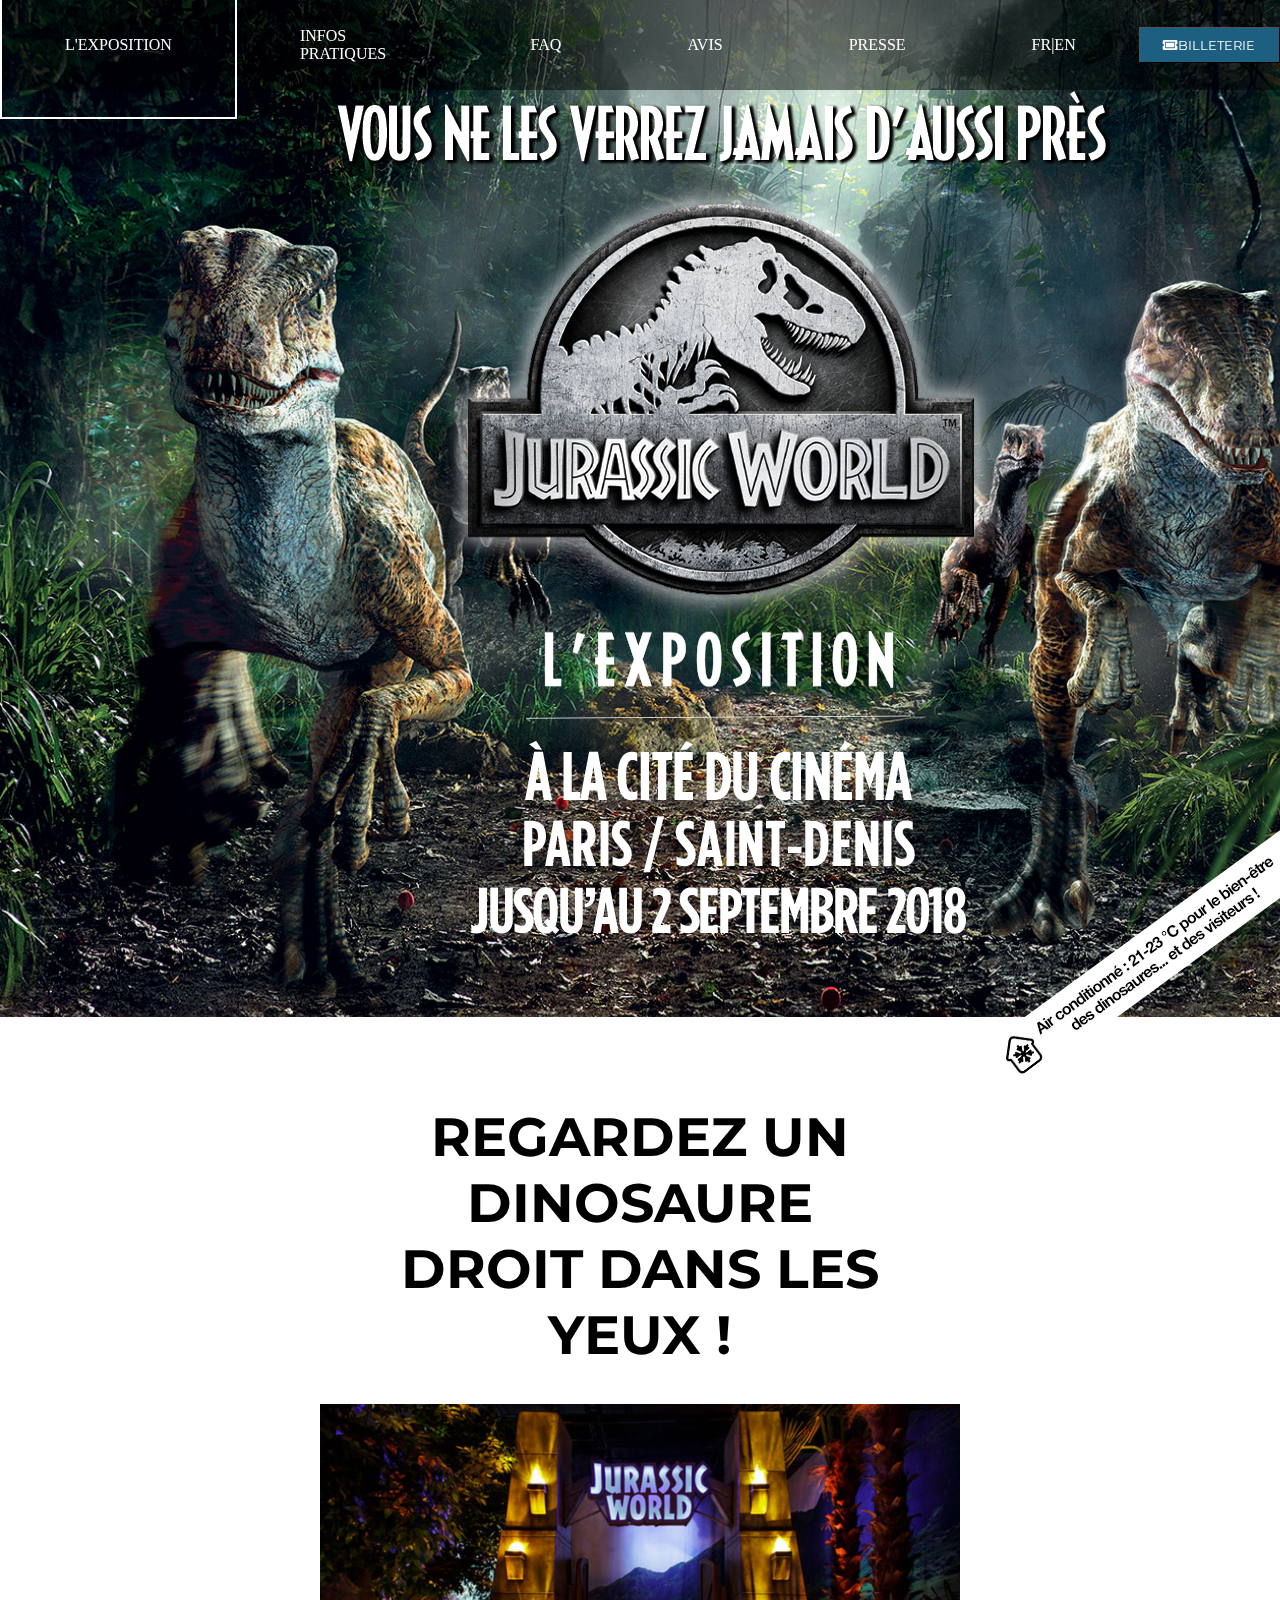
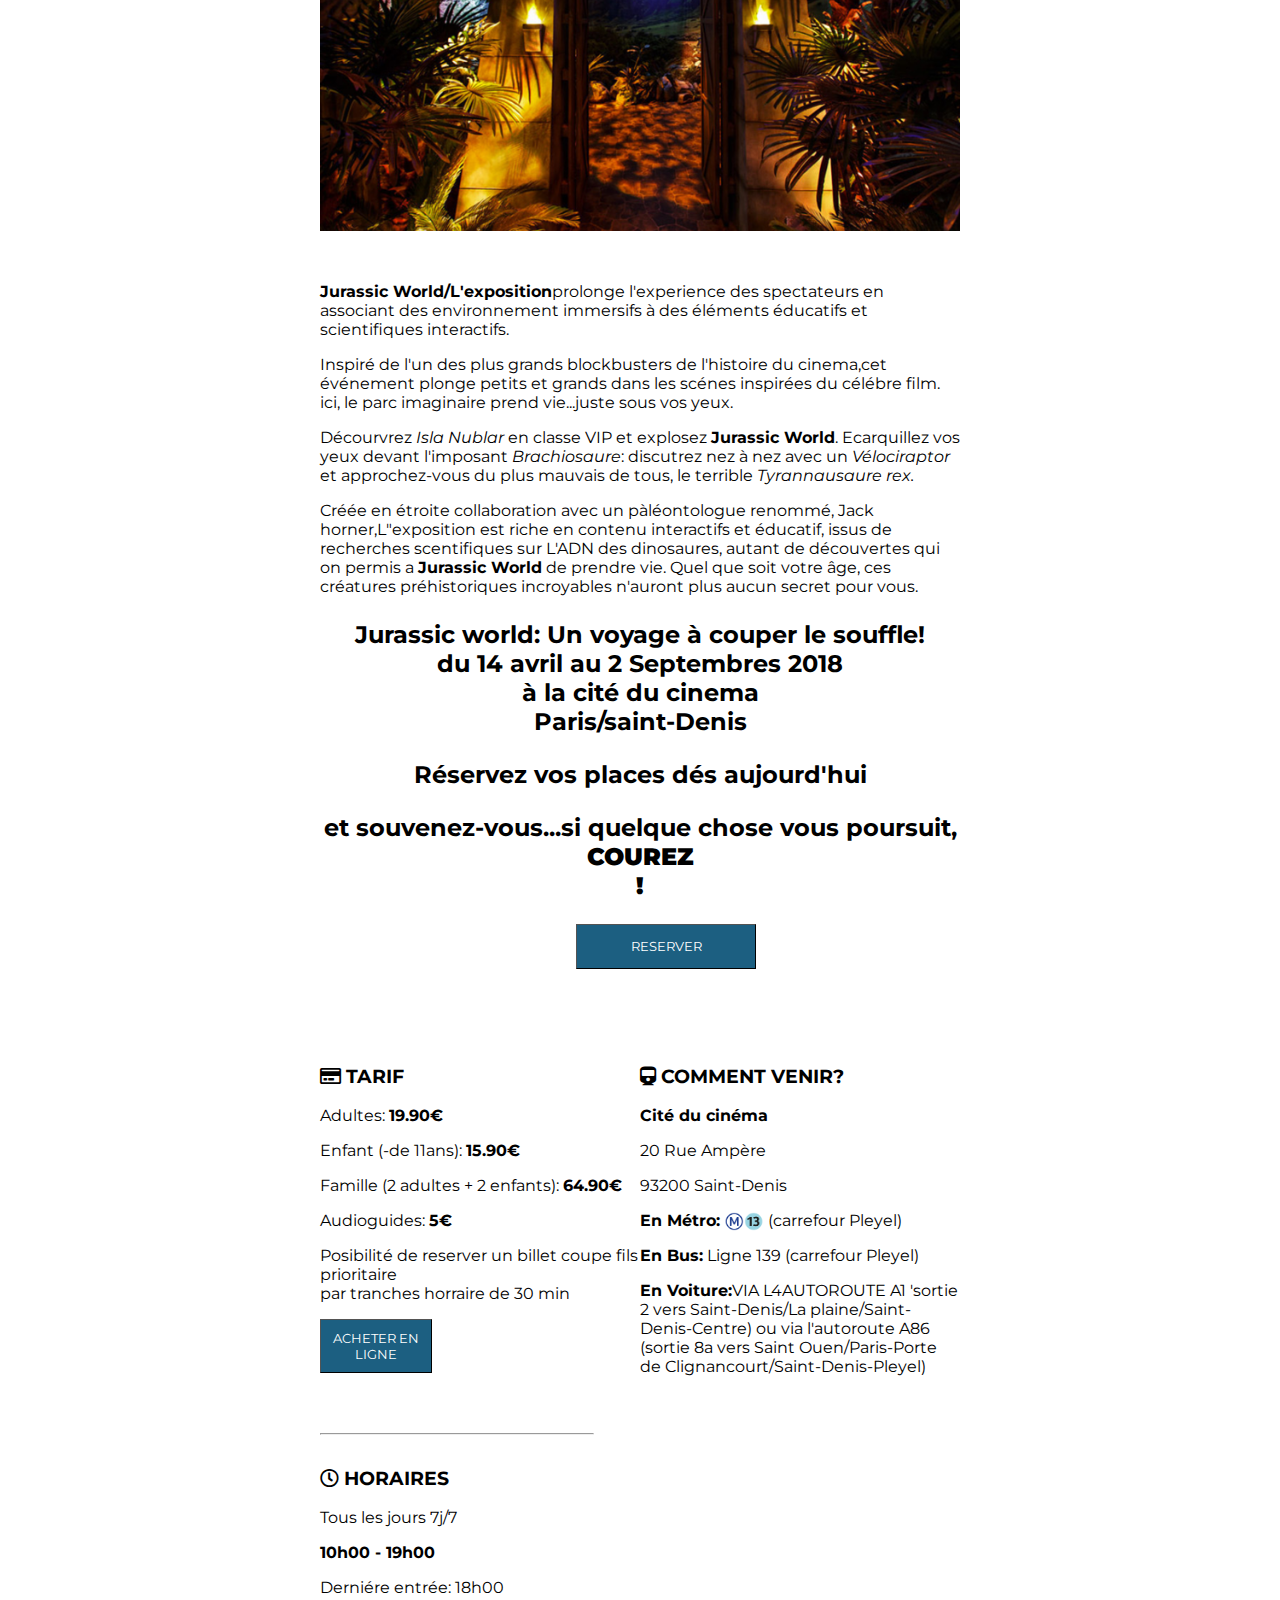
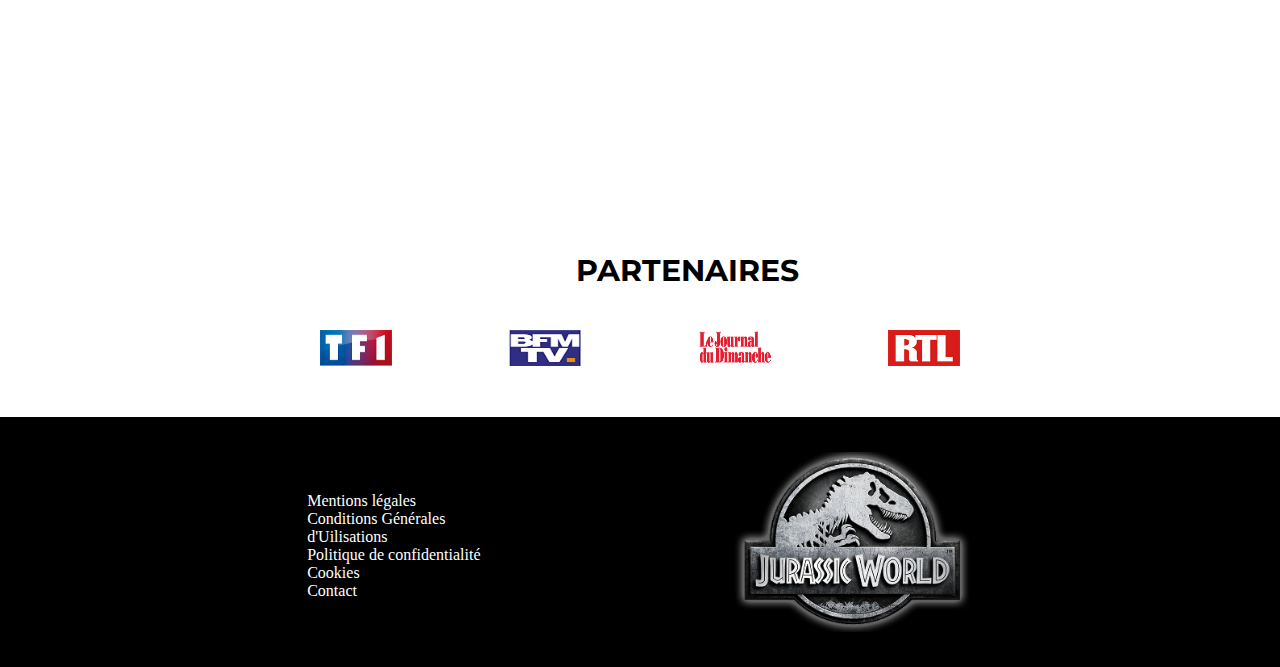
<file: TP6_jurassique_correction/TP#6_jurassique correction/index.html>
<!DOCTYPE html>
<html lang="fr">

<head>
    <meta charset="UTF-8">
    <meta name="viewport" content="width=device-width, initial-scale=1.0">
    <title>Jurasik</title>
    <link rel="preconnect" href="https://fonts.gstatic.com">
    <!--Link font-->
    <link href="https://fonts.googleapis.com/css2?family=Montserrat:wght@200;300;400;500;700&display=swap"
        rel="stylesheet">

    <!-- Lien fontawsome-->
    <link rel="stylesheet" href="https://cdnjs.cloudflare.com/ajax/libs/font-awesome/5.15.1/css/all.min.css" />

    <!-- Lien css-->
    <link rel="stylesheet" href="css/style.css">
</head>

<body>

    <header>
        <!-- NAVIGATION-->
        <nav>
            <a href="#">L'EXPOSITION</a>
            <a href="#">INFOS PRATIQUES</a>
            <a href="#">FAQ</a>
            <a href="#">AVIS</a>
            <a href="#">PRESSE</a>
            <a href="#">FR|<span>EN</span></a>
            <button><i class="fas fa-ticket-alt"></i>BILLETERIE</button><!-- Notre button billetterie ici icone font-->
        </nav>

        <img src="img/logo.png" alt="Jurassic" class="imagelogo"><!-- Notre image de logo jurassic-->
        <img src="img/climatise.png" alt="">
    </header>

    

    <main>
        <!-- notre main de page-->

        <section class="sectioncontenu1">
            <h1>REGARDEZ UN DINOSAURE <br> DROIT DANS LES YEUX !</h1>
            <img src="img/entree.png" alt=""><!-- photos entré de jurassic-->


            <!-- Notre premiere section-->
            <article class="articlepara">
                <!--   Notre article n°2-->
                <p>
                    <strong>Jurassic World/L'exposition</strong>prolonge l'experience des spectateurs en associant des
                    environnement immersifs à des éléments éducatifs et scientifiques interactifs.
                </p>

                <p>
                    Inspiré de l'un des plus grands blockbusters de l'histoire du cinema,cet événement plonge petits et
                    grands dans les scénes inspirées du célébre film. ici, le parc imaginaire prend vie...juste sous vos
                    yeux.
                </p>

                <p>
                    Décourvrez <em>Isla Nublar</em> en classe VIP et explosez <strong>Jurassic World</strong>.
                    Ecarquillez vos yeux devant l'imposant <em>Brachiosaure</em>: discutrez nez à nez avec un
                    <em>Vélociraptor</em> et approchez-vous du plus mauvais de tous, le terrible <em>Tyrannausaure
                        rex.</em>
                </p>

                <p>
                    Créée en étroite collaboration avec un pàléontologue renommé, Jack horner,L"exposition est riche en
                    contenu interactifs et éducatif, issus de recherches scentifiques sur L'ADN des dinosaures, autant
                    de découvertes qui on permis a <strong>Jurassic World</strong> de prendre vie. Quel que soit votre
                    âge, ces créatures préhistoriques incroyables n'auront plus aucun secret pour vous.
                </p>
            </article>

            <article class="articlepara1">
                <!--   Notre article n°3-->

                <p>
                    Jurassic world: Un voyage à couper le souffle!
                    <br>
                    du 14 avril au 2 Septembres 2018
                    <br>
                    à la cité du cinema
                    <br>
                    Paris/saint-Denis
                </p>
            </article>

            <article class="articlepara1">
                <p>Réservez vos places dés aujourd'hui</p>

                <p>et souvenez-vous...si quelque chose vous poursuit, <strong>COUREZ <br>!</strong></p>

            </article>
            <button class="buttonreserver">RESERVER</button>
        </section>

        <!-- SECTION information paiement contact chemain-->

        <section class="sectionpaiement">
            <article class="card">
                <h3><i class="far fa-credit-card"></i> TARIF</h3>

                <p>Adultes: <strong>19.90€</strong></p>

                <p>Enfant (-de 11ans): <strong>15.90€</strong></p>

                <p>Famille (2 adultes + 2 enfants): <strong>64.90€</strong></p>

                <p>Audioguides: <strong>5€</strong></p>

                <p>Posibilité de reserver un billet coupe fils prioritaire <br> par tranches horraire de 30 min</p>
                <button class="billet">ACHETER EN LIGNE</button>
            </article>
            <hr>
            <article class="horaire">
                <!-- ici classe horraire pour le margin en css-->
                <h3><i class="far fa-clock"></i> HORAIRES</h3>
                <p>Tous les jours 7j/7</p>
                <p><strong>10h00 - 19h00</strong></p>
                <p>Derniére entrée: 18h00</p>
            </article>
        </section>

        <!--SECTION MAP-->
        <section class="sectionmap">
            <article class="articleifram">
                <h3><i class="fas fa-train"></i> COMMENT VENIR?</h3>

                <p>
                    <strong>Cité du cinéma</strong>
                </p>
                <p>20 Rue Ampère</p>
                <p>93200 Saint-Denis</p>

                <p><strong>En Métro:</strong> <img src="img/logo-metro_m13.png" alt="metro ligne 13" class="metro"> (carrefour Pleyel)</p>

                <p><strong>En Bus:</strong> Ligne 139 (carrefour Pleyel)</p>

                <p><strong>En Voiture:</strong>VIA L4AUTOROUTE A1 'sortie 2 vers Saint-Denis/La
                    plaine/Saint-Denis-Centre)
                    ou via l'autoroute A86 (sortie 8a vers Saint Ouen/Paris-Porte de Clignancourt/Saint-Denis-Pleyel)
                </p>

                <!-- Iframe recuperer sur map avec l'adresse -->
                <iframe
                    src="https://www.google.com/maps/embed?pb=!1m18!1m12!1m3!1d2621.620774630271!2d2.3343432156766464!3d48.922616979293736!2m3!1f0!2f0!3f0!3m2!1i1024!2i768!4f13.1!3m3!1m2!1s0x47e66edb70296807%3A0x50acf55cb97f254b!2zQ2l0w6kgZHUgQ2luw6ltYQ!5e0!3m2!1sfr!2sfr!4v1607071754995!5m2!1sfr!2sfr"
                    width="600" height="450"  style="border:0;" allowfullscreen="" aria-hidden="false"
                    tabindex="0">
                </iframe>
            </article>
        </section>

        <div class="clear"></div>

        <section class="sectionpartenaire">
            <!-- image logo de nos partenaire-->

            <h4>PARTENAIRES</h4>

            <article class="imgpartenaire">
                <img src="img/tf1.png" alt="TF1">
                <img src="img/bfm.png" alt="BFM">
                <img src="img/jdd.png" alt="Le Journal du Dimanche">
                <img src="img/rtl.png" alt="RTL">
            </article>
        </section>
    </main>

    <footer>
        <!--footer-->
        <article class="afooter">
            <a href="#">Mentions légales</a>
            <a href="#">Conditions Générales d'Uilisations</a>
            <a href="#">Politique de confidentialité</a>
            <a href="#">Cookies</a>
            <a href="#">Contact</a>
        </article>

        <img src="img/logo2.png" alt="Jurassic World" class="imgfooter">
    </footer>
</body>

</html>
</file>
<file: Tp2_correction/css/style.css>
/* -------- Importer des polices ---------- */
@import url('https://fonts.googleapis.com/css2?family=Blaka+Hollow&family=Joan&family=Macondo&family=Tiro+Devanagari+Hindi:ital@1&display=swap');

/* ------ 1. Les balises ---------- */

body{
    font-family: 'Joan', serif;
    background-color: #f6f6f7;
    width: 1024px;
    /* width: 80%;  */
    margin: 0 auto;
}

/* ------ Header ---------- */
header{
    width: 50%;
    margin: 10% auto 5%;/* Haut - droit & gauche - bas */
}

nav{
    text-align: center;
}

nav ul li{
    display: inline-block;
}

a{
    text-decoration: none;
    color: inherit;/* régle de l'héritage en css : l'enfant hérite des propriétés de son parent */
}

/*------ .titre ----------*/

.titre{
    text-transform: uppercase;
    font-size: 3rem;
    letter-spacing: 0.2em;
    text-align: center;
}

header h2.titre,
footer h5.titre {
    color: #cf884d;
    font-weight: bold;
    font-size: 0.65rem;
}

/* ----------#plat ---------- */

#plat{
    display: flex;
    width: 90%;
    text-align: right;
}

#plat .plate:last-of-type{
    position: relative;
    right: 15%;
}

#plat .plate img{
    border-radius: 50%;
    width: 80%;
    display: block;
    margin: auto;
}

#plat .plate h3{
    padding-top: 15%;
    font-style: italic;
    text-transform: inherit; /* Pourquoi */
    font-size: 1.5vw;
}

#plat .plate p{
    text-transform: uppercase;
    font-style: normal;
     font-size: 1vw;
     letter-spacing: 0.1rem;
}


/* --------- .plate ------------ */

.plate {
    margin: 0;
    width: 49.94%;
    height: auto;
    display: inline-block;
    vertical-align: middle;
    font-weight: bold;
}


/* pour les bloc.plate qui contiennent du texte */
#salle .plate:first-child,
#service .plate:last-child,
#dressage .plate:first-child,
#gout .plate:last-child{
    padding: 3%;
    width: 43.3%;
}

.plate img{
    width: 100%;
    height: auto;
}

/* Agencement du texte */
.plate h3{
    text-transform: uppercase;
    font-size: 2vw;
    font-weight: bold;
}

.plate p{
    font-style: italic;
    font-size: 1vw;
}

.plate p:last-of-type{
    margin-bottom: 5%;
}

.plate span{
    color: #fff;
    background-color: #383838;
    text-transform: uppercase;
    font-size: 2vw;
    padding:  1% 7% 1% 2%;
    margin-top: 2%;
}

.plate i{
    font-size: 1vw;
    margin: 0 0.5%;
}

/* Fin FontAwesome */

/* ------ Footer ---------- */

footer{
    margin: auto;
    width: 50%;
    text-align: center;
    margin-bottom: 20%;
    font-weight: bold;
}

footer h5.titre{
    color: black;
    font-size: 1rem;
    padding: 3.5rem; /* haut et bas - droite et gauche */
    background-image: url("../img/plan.png");
    background-repeat: no-repeat;
    background-position: center;
}

footer p{
    text-transform: uppercase;/* met le texte en majuscules */
}

footer em{
    font-size: 1.5vw;
    font-style: italic;
    line-height: 5rem;
}

/* Fin */
</file>
<file: Tp3_correction/css/style.css>
*{
    box-sizing: border-box;
}

img{
    width: 100%;
}

/* pour initialiser toutes les balises sur tous les navigateurs */
html, body, div, span, applet, object, iframe, h1, h2, h3, h4, h5, h6, p, blockquote, pre, a, abbr, acronym, address, big, cite, code, del, dfn, em, img, ins, kbd, q, s, samp, small, strike, strong, sub, sup, tt, var, b, u, i, center, dl, dt, dd, ol, ul, li, fieldset, form, label, input, legend, caption, tbody, tfoot, thead, tr, th, td, article, aside, canvas, details, embed, figure, figcaption, footer, header, hgroup, menu, nav, output, ruby, section, summary, time, mark, audio, video{
    margin: 0;
    padding: 0;
    border: 0;
    font-size: 100%;
    vertical-align: baseline;
    text-align: center;
} 

.container{
    width: 1200px;
    margin: 0 auto;
}

body{
    font-family: 'caveat Brush', cursive;
}

.nav_bar{
    display: flex;
}

.nav_bar a{
    text-decoration: none;
    /* pour supprimer le soulignement sur les liens */
    color: black;
}

.nav_bar li{
    list-style-type: none;
    margin-left: 30px;
}

header{
    background-image: url("../img/planches.jpg");
    padding: 54px;
}

.header{
    display: flex;
    justify-content: space-between;
    align-items: center;
    margin: auto 30px;
}

.logo h1, .logo h3{ /* selectionner h1 qui est sous la classe logo */
    font-size: 45px;
    text-transform: uppercase; /* mettre en majuscule le texte du logo */
    font-style: italic;
    letter-spacing: -2px;
}

h1 span, h3 span{ /* selectionne span qui est sous h1 */
    font-size: 27px;
    font-style: italic;
    position: relative;
    bottom: 11px;
    left: 5px;
}

/* Les pseudo éléments permettent d'ajouter du contenu avant et après un bloc, ::before et ::after */
h1 span::after, h3 span::after{ /* on va ajouter un élément après la balise span*/
    content: "-";
    position: relative;
    top: 12px;
    right: 16px;
}

.trait{
    width: 30px;
    height: 8px;
    background-color: #e53f6f;
    margin: 0 auto;
}

.triangle{
    display: inline-block;
    height: 0;
    width: 0;
    border-top: 120px solid rgba(173, 5, 52, 0.7);
    border-left: 120px solid transparent;
    position: relative;
    bottom: 134px;
}

.cerf img{
    width: 150px;
}

.bloc_cerf{
    justify-content: center;
    display: flex;
    align-items: center;
    height: 500px;
    flex-direction: column;
}

.cerf{
    margin: 0 auto;
}

.fleche{
    width: 40px;
    height: 40px;
    display: inline-block;
    border-right: 0.3em solid #e53f6f;
    border-top: 0.3em solid #e53f6f;
    transform: rotate(125deg) skewy(20deg);
}

section{
    display: flex;
    align-items: center;
    margin-bottom: -5px;
}

.story{
    width: 40%;
    text-align: center;
    margin-bottom: 35px;
}

#story{
    margin: 0;
    margin-top: -5px;
}

h2, .text_rose{
    font-family: sans-serif;
}

.text_rose{
    color:#e53f6f;
    text-transform: uppercase;
    font-weight: bold;
    margin-top: 15px;
}

.fare{
    width: 30%;
    text-align: center;
    padding: 35px;
}

.soap{
    width: 70%;
}

h2{
    font-size: 40px;
    line-height: 50px;
    text-transform: uppercase;
}

.local{
    width: 40%;
    text-align: center;
    padding: 35px;
}

.local p img, .fare p img{
    width: 100px;
}

.local_img{
    text-align: center;
}

.eggs{
    width: 100%;
}

footer .logo h3{
    font-size: 43px;
}

footer{
    display: flex;
    justify-content: space-between;
    align-items: flex-end;
    background-image: url('../img/motif.jpg');
    padding: 100px 50px 60px;
    /* 100px (top), 50px (right - left), 60px (bottom) */
}

.footer_right{
    color: #e53f6f;
    font-size: 20px;
}

.footer-right{
    margin-left: 15px;
}

.footer-left .logo{
    margin-bottom: 50px;
}

.footer-left div::nth-child(2){ /* selectionne le deuxième enfant du bloc footer_left */
    font-weight: bold;
    margin-bottom: 20px;
}

section .trait{
    /* slectionne les classes trait que celles qui sont dans les balises section */
    border-radius: 10px;
    margin: 20px auto;
}

.asperge{
    transform: rotate(100deg);
    /* transformer l'image avec une rotation sur l'axe Y de 100 degré */
    transform: scale(-1);
    /* on peut utiliser aussi scaleX avec valeur -1 pour ne pas augmenter la taille et juste changer le sens de l'image */
}
</file>
<file: Tp4_correction/assets/css/style.css>
html,
body,
div,
span,
applet,
object,
iframe,
h1,
h2,
h3,
h4,
h5,
h6,
p,
blockquote,
pre,
a,
abbr,
acronym,
address,
big,
cite,
code,
del,
dfn,
em,
img,
ins,
kbd,
q,
s,
samp,
small,
strike,
strong,
sub,
sup,
tt,
var,
b,
u,
i,
center,
dl,
dt,
dd,
ol,
ul,
li,
fieldset,
form,
label,
legend,
table,
caption,
tbody,
tfoot,
thead,
tr,
th,
td,
article,
aside,
canvas,
details,
embed,
figure,
figcaption,
footer,
header,
hgroup,
menu,
nav,
output,
ruby,
section,
summary,
time,
mark,
audio,
video{
    margin: 0;
    padding: 0;
    border: 0;
    vertical-align: baseline;
}

*{
    box-sizing: border-box;/* pour garder la meme taille */
}

body{
    font-family: arial;
    background-image: url("../img/fond.png");
}

.container{
    width: 1000px;
    margin: 0 auto;
    /* pour centrer la page dans le navigateur */
    background-color: #fff;
    box-shadow: 0 0 10px rgba(0, 0, 0, 0.5);
}

.header_haut{
    display: flex;
    justify-content: space-between;
    margin-bottom: 6px;
}

.menu_haut{
    display: flex;
    justify-content: flex-end;
    list-style: none;
}

.menu_haut a{
    text-decoration: none;
    text-transform: capitalize;
    /* capitalize mettre en majuscule le premier caractère de chaque mot */
    color: #fff;
}

.menu_haut li{
    background-color: rgb(103, 220, 255);
    padding: 12px 20px;
    width: 100%;
    text-align: center;
}

ul.menu_haut li:first-child{
    background-color: rgb(255, 113, 198);
}

section{
    display: flex;
    justify-content: space-evenly;
}

.about{
    width: 50%;
    padding: 3px 15px;
    border-left: 1px solid lightgray;
    border-right: 1px solid lightgray;
}

.paiement, .service{
    width: 25%;
    padding: 3px 15px;
}

.paiement h3, .about h3, .service h3{
    color: rgb(103, 220, 255);
    font-size: 14px;
    margin-bottom: 10px;
}

.main_info{
    margin-top: 15px;
    margin-bottom: 15px;
}

p, span{
    font-size: 13px;
}

.paiement img{
    margin-top: 25px;
}

.livraison span, .echange span{
    margin-left: 15px;
    margin-top: 10px;
}

.livraison, .echange{
    display: flex;
    align-items: center;
}

.livraison{
    margin-bottom: 20px;
}

.contact h3{
    color: rgb(103, 220, 255);
    font-size: 30px;
    font-weight: 100;
}

.tel{
    font-weight: bold;
    text-align: center;
    background-image: url("../img/aide.png");
    background-repeat: no-repeat;
    color: rgb(103, 220, 255);
    font-size: 15px;
    padding-top: 4px;
    padding-bottom: 5px;
    padding-right: 23px;
}

.horaire{
    color: lightgray;
    font-style: italic;
}

.compte h5 {
    text-align: center;
    color: #fff;
    background-color: rgb(1.3,220,255);
    padding: 3px 10px;
    font-weight: lighter;
}

.panier{
    display: flex;
    text-align: center;
    background-color: rgb(1.3, 220, 255);
    justify-content: space-around;
    padding-right: 15px;
    padding-left: 5px;
    color: #fff;
    margin-top:1px;
}

.panier p{
    margin-left: 10px;
}

.logo h1{
    font-size: 40px;
    font-style: italic;
}

.logo{
    display: flex;
    margin-top: 2px;
}

.logo_img{
    margin-right: 15px;
    margin-top: 5px;
    margin-left: 10px;
}

.features{
    border: 1px solid lightgray;
    border-radius: 5px;
    width: 32%;
    box-shadow: 4px 1px 5px lightgray;
}

.features h4{
    text-align: center;
    background-color: lightgray;
    padding: 3px;
}

.product{
    display: flex;
    justify-content: space-between;
    align-items: flex-start;
    padding: 7px;
}

.product p{
    width: 70%;
    text-align: justify;
}

.link a{
    color: rgb(103, 220, 255);
    font-weight: bold;
}
.link{
    text-align: center;
    padding-right: 10px;
}

p.txt_robe{
    width: 75%;
}

.nav_footer{
    display: flex;
    justify-content: center;
    list-style-type: none;
}

.nav_footer a{
    color: white;
    text-decoration: none;
    font-size: 12px;
}

footer{
    padding: 8px;
    margin-top: 15px;
    background-color: rgb(103,220,255);
}

ul.nav_footer li{
    margin-left: 5px;
}

.menu_haut li:hover{
    /* lorsque la souris passe au dessus de l'élément */
    background-color: rgb(255, 113, 198);
    transition: ease-out 3s;
    /* les transitions pour raffiner un peu les animations */
}

.logo_img img{
    transition: ease-out 3s;
}

.logo_img img:hover{
    transform: rotate(360deg);
}
</file>
<file: TP5_correction/css/slider.css>
.ism-slider > ol, .ism-slider > ol > li, .ism-slider > ol > li > img{
    width: 100%;
    list-style: none;
    margin: 0;
    padding: 0;
}

.ism-slider{
    overflow: hidden;
    position: relative;
    padding: 0 !important;
    -webkit-user-select: none;
    -khtml-user-select: none;
    -moz-user-select: none;
    -ms-user-select: none;
    user-select: none; /* Empêche l'utilisateur de selectionner du texte */
    cursor: default;
    z-index: 2;
    background-color: rgba(0, 0, 0, 0.1);
    -webkit-animation: ism-fadein 3s;
    animation: ism-fadein 3s;
    -webkit-background-clip: padding-box;
    -moz-background-clip: padding;
    background-clip: padding-box;
    /* La propriété background-clip définit la façon dont l'arrièr-plan d'un élément (que ce soit l'image ou la couleur) s'étend sous la boite de bordure, la  boite de remplissage (padding) ou la boite de contenu */
}

@keyframes ism-fadein{
    from{ opacity: 0;}
    to{ opacity: 1;}
}

@-webkit-keyframes ism-fadein{
    from{ opacity: 0;}
    to{ opacity: 1;}
}

@keyframes ism-loading{
    50% { Left: 120px}
}

@-webkit-keyframes ism-loading{
    50% { Left: 120px}
}

.ism-slider .ism-slides{
    list-style: none;
    position: absolute;
    height: 100%;
    top: 0;
    padding: 0 !important;
    margin-top: 0;
    margin-bottom: 0;
    z-index: 1;
}

.ism-slider li.ism-slide{
    height: 100%;
    overflow: hidden;
    position: absolute;
    display: block;
    top: 0;
    bottom: 0;
    margin: 0 !important;
    padding: 0 !important;
    background-color: #d5d5d5;
    text-align: center;
}

.ism-slider .ism-img-frame{
    display: block;
    position: absolute;
    width: 100%;
    height: 100%;
}

.ism-slider a.ism-image-link{
    position: absolute;
    color: inherit;
    /* inherit le mot-clé inherit est une valeur qui peut être utilisée pour qu'une propriété prenne la valeur calculée de la propriété pour l'élément parent. */
    text-decoration: none;
    display: block;
    top: 0;
    left: 0;
    width: 100%;
    height: 100%;
}

.ism-slider .ism-img{
    display: block;
    border: none;
    position: absolute;
    pointer-events: none;
}

.ism-button, .ism-pause-button{
    position: absolute;
    display: block;
    -webkit-box-sizing: border-box;
    -moz-box-sizing: border-box;
    box-sizing: border-box;
    border: none;
    outline: none;
    text-align: center;
    z-index: 6;
    cursor: pointer;
    padding: 0;
    background-repeat: no-repeat;
    background-position: center center;
}

.ism-pause-button{
    display: none;
    left: 50%;
}

.ism-slider:hover .ism-pause-button{
    display: block;
}

.ism-caption{
    -webkit-box-sizing: border-box;
    -moz-box-sizing: border-box;
    box-sizing: border-box;
    padding: 0 1em;
    text-shadow: none;
    line-height: 22px;
    padding: 0.25em 0.5em;
    width: auto;
    height: auto;
    text-align: center;
    visibility: hidden;
    font-size: 14px !important;
}

a.ism-image-link .ism-caption, a.ism-caption{
    text-decoration: none;
    font-weight: normal;
}

.ism-caption:hover{
    text-decoration: underline;
}

.ism-caption-0{
    z-index: 3;
}

.ism-caption-1{
    z-index: 4;
}

.ism-caption-2{
    z-index: 5;
}

.ism-radios{
    margin: 0;
    padding: 0;
    list-style: none;
    color: #fff;
    font-size: 1px;
}

.ism-slider .ism-radios{
    position: absolute;
    -webkit-box-sizing: border-box;
    -moz-box-sizing: border-box;
    box-sizing: border-box;
    z-index: 6;
    bottom: 10px;
    right: 0;
    width: auto;
    background-color: #fff;
    height: 0;
    overflow: visible;
    padding-right: 2%;
}

.ism-slider .ism-radios.ism-radios-as-thumbnails{
    bottom: 5px;
}

.ism-radios li{
    position: relative;
    display: inline-block;
    margin: 0 3px;
    padding: 0;
}

.ism-radios label{
    display: block;
    -webkit-box-sizing: border-box;
    -moz-box-sizing: border-box;
    box-sizing: border-box;
    margin: 0;
    text-decoration: none;
    cursor: pointer;
}

.ism-radios.ism-radios-as-thumbnails label{
    background-size: 120% auto;
    -webkit-background-size: 120% auto;
    -moz-background-size: 120% auto;
    -o-background-size: 120% auto;
    background-position: center center;
    background-repeat: no-repeat;
    border: 2px solid rgba(255, 255, 255, 0.6);
    opacity: 0.8;
}

.ism-radios-as-thumbnails label:hover{
    border: 2px solid #fff;
    opacity: 1;
}

.ism-radios-as-thumbnails li.active label{
    border: 2px solid;
}

p.ism-badge{
    margin: 0 auto;
    text-align: right;
    font-size: 10px;
    padding-top: 1px;
    color: #ccc;
    font-family: sans-serif;
    font-weight: normal;
}

p.ism-badge a.ism-link{
    color: inherit;
    text-decoration: none;
    margin-right: 0.25em;
}

.ism-zoom-in{
    -webkit-animation: zoomin 0.81s linear 1;
    animation: zoomin 0.81s linear 1;
}

@keyframes zoomin{
    0% {
        -webkit-transform: scale(1.0); transform: scale(1.0);
    }
    100% {
        -webkit-transform: scale(3.0); transform: scale(3.0);
    }
}

@-webkit-keyframes zoomin{
    0% {
        -webkit-transform: scale(1.0); transform: scale(1.0);
    }
    100% {
        -webkit-transform: scale(3.0); transform: scale(3.0);
    }
}

@keyframes fadein{
    0%{
        opacity: 0;
    }
    100%{
        opacity: 1;
    }
}

@-webkit-keyframes fadein{
    0%{
        opacity: 0;
    }
    100%{
        opacity: 1;
    }
}

@-webkit-keyframes slidein{
    0%{ 
        -webkit-transform: translate(-1200px, 0); 
        transform:translate(-1200px, 0);
    }
    100%{ 
        -webkit-transform: translate(-1200px, 0); 
        transform:translate(-1200px, 0);
    }
}

@keyframes slidein{
    0% {
        -webkit-transform: translate(-1200px, 0);
        transform: translate(-1200px, 0);
    }
    100% {
        -webkit-transform: translate(0, 0);
        transform: translate(0, 0);
    }
}

@-webkit-keyframes popin{
    50%{
        -webkit-transform: scale(1.2);
        transform: scale(1.2);
    }
}

@keyframes popin{
    50%{
        -webkit-transform: scale(1.2);
        transform: scale(1.2);
    }
}

.ism-zoom-rotate{
    -webkit-animation: zoomrate 20.0s linear 1;
    animation: zoomrotate 20.0s linear 1;
}

@-webkit-keyframes zoomrotate{
    0%{
        -webkit-transform: rotate(0) scale(1.0);
        transform: rotate(0);
        scale: (1.0);
    }
    50%{
        -webkit-transform: rotate(-5deg) scale(1.3);
        transform: rotate(-5deg);
        scale: (1.3);
    }
    100% {
        -webkit-transform: rotate(0) scale(1.0);
        transform: rotate(0);
        scale: (1.0);
    }
}

@keyframes zoomrotate{
    0%{
        -webkit-transform: rotate(0) scale(1.0);
        transform: rotate(0);
        scale: (1.0);
    }
    50%{
        -webkit-transform: rotate(-5deg) scale(1.3);
        transform: rotate(-5deg);
        scale: (1.3);
    }
    100% {
        -webkit-transform: rotate(0) scale(1.0);
        transform: rotate(0);
        scale: (1.0);
    }
}

/* ********************* SLIDER ******************** */

#carousel{
    height: 200px;
    width: px;
    border-radius: 0;
}

#carousel-ism-badge{
    width: px;
}

#carousel .ism-button{
    display: block;
    border-radius: 5px;
    width: 50px;
    height: 50px;
    background-size: 16px 16px;
    top: 50%;
    margin-top: -25px;
    color: #fff;
    background-color: #f62;
    display: block;
    visibility: visible;
}

#carousel .ism-button-prev{
    background-image: url([data-uri]);
    left: 0;
}

#carousel .ism-button-next{
    background-image: url([data-uri]);
    right: 0;
}

#carousel .ism-pause-button{
    width: 50px;
    height: 50px;
    background-size: 16px 16px;
    top: 50%;
    margin-top: -25px;
    border-radius: 25px;
    margin-left: -25px;
    color: #fff;
    background-color: rgba(255, 255, 255, 0.3);
    background-image: url([data-uri]);
}

#carousel .ism-pause-button.ism-paly{
    background-image: url([data-uri]);
}

#carousel .ism-button:hover{
    background-color: rgba(255, 255, 255, 0.6);
}

#carousel .ism-radios{
    display: block;
    height: 20px;
    text-align: center;
}

#carousel .ism-radios label{
    width: 20px;
    height: 20px;
    border: 1px solid #fffa;
    color: #000;
    background-color: rgba(255, 255, 255, 0.1);
}

#carousel .ism-radios li.active label{
    background-color: rgba(255, 255, 255, 0.8);
}

#carousel .ism-radios label:hover{
    background-color: rgba(255, 255, 255, 0.8);
}

/* ************************** SLIDES ************************ */

#carousel .ism-slide-0 .ism-img-frame{
    width: 100%;
}

#carousel .ism-slide-0 .ism-img{
    width: 100%;
    top: 50%;
    transform: translate(-50%);
    -webkit-transform: translate(-50%);
    -moz-transform: translate(-50%);
    -ms-transform: translate(-50%);
}

#carousel .ism-slide-1 .ism-img-frame{
    width: 100%;
}

#carousel .ism-slide-1 .ism-img{
    width: 100%;
    top: 50%;
    transform: translate(-50%);
    -webkit-transform: translate(-50%);
    -moz-transform: translate(-50%);
    -ms-transform: translate(-50%);
}

#carousel .ism-slide-2 .ism-img-frame{
    width: 100%;
}

#carousel .ism-slide-2 .ism-img{
    width: 100%;
    top: 50%;
    transform: translate(-50%);
    -webkit-transform: translate(-50%);
    -moz-transform: translate(-50%);
    -ms-transform: translate(-50%);
}

/* ********************** CAPTION ********************* */

#carousel .ism-slide-0 .ism-caption-0.ism-caption-anim{
    animation: fadein 0.5s;
    -webkit-animation: fadein 0.5s;
}

#carousel .ism-slide-0 .ism-caption-1.ism-caption-anim{
    animation: fadein 0.5s;
    -webkit-animation: fadein 0.5s;
}

#carousel .ism-slide-0 .ism-caption-2.ism-caption-anim{
    animation: fadein 0.5s;
    -webkit-animation: fadein 0.5s;
}

/* **************************************************** */

#carousel .ism-slide-1 .ism-caption-0.ism-caption-anim{
    animation: fadein 0.5s;
    -webkit-animation: fadein 0.5s;
}

#carousel .ism-slide-1 .ism-caption-1.ism-caption-anim{
    animation: fadein 0.5s;
    -webkit-animation: fadein 0.5s;
}

#carousel .ism-slide-1 .ism-caption-2.ism-caption-anim{
    animation: fadein 0.5s;
    -webkit-animation: fadein 0.5s;
}

/* **************************************************** */

#carousel .ism-slide-2 .ism-caption-0.ism-caption-anim{
    animation: fadein 0.5s;
    -webkit-animation: fadein 0.5s;
}

#carousel .ism-slide-2 .ism-caption-1.ism-caption-anim{
    animation: fadein 0.5s;
    -webkit-animation: fadein 0.5s;
}

#carousel .ism-slide-2 .ism-caption-2.ism-caption-anim{
    animation: fadein 0.5s;
    -webkit-animation: fadein 0.5s;
}

#carousel .ism-slide-0 .ism-caption-0{
    font-size: 1.25em;
    font-family: sans-serif;
    position: absolute;
    left: 0%;
    border-radius: 0;
    border: none;
    color: #fff;
    background: rgba(0, 0, 0, 0.4);
}

#carousel .ism-slide-0 .ism-caption-1{
    font-size: 1.25em;
    font-family: sans-serif;
    position: absolute;
    top: 50%;
    left: 40%;
    border-radius: 4px;
    border: none;
    color: #fff;
    background: rgba(0, 0, 0, 0.70);
}

#carousel .ism-slide-0 .ism-caption-2{
    font-size: 1.25em;
    font-family: sans-serif;
    position: absolute;
    top: 20%;
    left: 60%;
    border-radius: 4px;
    border: none;
    color: #fff;
    background: rgba(0, 0, 0, 0.40);
}

/* ************************************* */

#carousel .ism-slide-1 .ism-caption-0{
    font-size: 1.25em;
    font-family: sans-serif;
    position: absolute;
    left: 0%;
    border-radius: 0;
    border: none;
    color: #fff;
    background: rgba(0, 0, 0, 0.4);
}

#carousel .ism-slide-1 .ism-caption-1{
    font-size: 1.25em;
    font-family: sans-serif;
    position: absolute;
    top: 50%;
    left: 40%;
    border-radius: 4px;
    border: none;
    color: #fff;
    background: rgba(0, 0, 0, 0.70);
}

#carousel .ism-slide-1 .ism-caption-2{
    font-size: 1.25em;
    font-family: sans-serif;
    position: absolute;
    top: 20%;
    left: 60%;
    border-radius: 4px;
    border: none;
    color: #fff;
    background: rgba(0, 0, 0, 0.40);
}

/* ************************************* */

#carousel .ism-slide-2 .ism-caption-0{
    font-size: 1.25em;
    font-family: sans-serif;
    position: absolute;
    left: 0%;
    border-radius: 0;
    border: none;
    color: #fff;
    background: rgba(0, 0, 0, 0.4);
}

#carousel .ism-slide-2 .ism-caption-1{
    font-size: 1.25em;
    font-family: sans-serif;
    position: absolute;
    top: 50%;
    left: 40%;
    border-radius: 4px;
    border: none;
    color: #fff;
    background: rgba(0, 0, 0, 0.70);
}

#carousel .ism-slide-2 .ism-caption-2{
    font-size: 1.25em;
    font-family: sans-serif;
    position: absolute;
    top: 20%;
    left: 60%;
    border-radius: 4px;
    border: none;
    color: #fff;
    background: rgba(0, 0, 0, 0.40);
}
</file>
<file: TP5_correction/css/style.css>
.clear{
    clear: both;
}

body{
    font-family: sans-serif;
}

header{
    width: 100%;
    background-color: #f8f8f8;
    color: #333;
}

header a{
    text-decoration: none;
    font-weight: bold;
}

.top-bar{
    width: 100%;
    height: 30px;
    background: #555;
    display: flex;
    justify-content: space-between;
}

.top-bar p{
    display: block;
    float: left;
    font-size: 12px;
    line-height: 30px;
}

.top-bar p:first-of-type{
    margin-left: 10%;
}

.top-bar p:last-of-type{
    margin-right: 10%;
}

.top-bar i{
    text-shadow: 0 2px 3px #222;
}

.top-bar em{
    font-style: italic;
    font-weight: normal;
    font-size: 12px;
}

.top-bar a{
    color: #efefef;
}

.center{
    clear: both;
}

.logo, .outils{
    height: 100px;
    margin: 20px 10%;
}

.logo{
    float: left;
    cursor: pointer;
    color: #333;
}

.logo p{
    text-align: center;
}

.logo p em{
    font-style: italic;
    font-size: 14px;
}

.outils{
    float: right;
}

.outils a{
    color: #333;
}

.outils .iconG{
    float: left;
}

.outils .iconD{
    float: right;
    margin-left: 50px;
}

.panier{
    width: 45px;
}

.outils .iconG div{
    float: right;
    margin: 5px;
}

.outils .titre a{
    font-weight: bold;
    font-size: 12px;
    cursor: pointer;
}

.outils .desc a{
    font-size: 13px;
    font-style: italic;
    font-weight: normal;
}

.outils hr{
    clear: both;
    border: none;
    border-bottom: 1px solid #eee;
}

nav{
    clear: both;
    width: 86%;
}

nav ul{
    background: linear-gradient(to bottom, #fafafa, #ececec);
    box-shadow: 0 -1px 2px #ddd;
    height: 32px;
    padding: 0 10%;
    width: 100%;
    margin: auto;
}

nav ul li{
    float: left;
    width: calc(calc(100% - 1px) / 11); 
    /* La fonction calc() peut être utilisée à n'importe quel endroit ou une <lenght> <angle>... */
    /* exemple => J'ai une mise en page à 11 colonnes qui devrait remplir tout l'écran, donc sur mes colonnes, 
    j'utilise: width: calc(100% / 11)
    /* Disons par exemple que mon écran mesure 1024px de large, 1024 / 11 = 93 */
    text-align: center;
    font-size: 12px;
    line-height: 32px;
    padding: 0px 0;
    border-left: 1px solid #ddd;
}

nav ul li form{
    width: 100%;
    float: right;
}

nav ul li:last-of-type{
    width: 17%;
}

nav form input{
    float: left;
}

nav ul li:first-of-type{
    border: 0;
}

nav li i{
    padding: 3px 0;
}

nav form{
    text-align: left;
    padding: 3px 0;
}

nav form input, nav form button{
    display: block;
    float: left;
}

nav form input{
    padding: 3px 10px;
    border: none;
    border-top: 2px solid #ccc;
    border-left: 2px solid #ccc;
    border-bottom: 2px solid #ccc;
    border-radius: 1px 0 0 1px;
    font-style: italic;
    color: #888;
}

nav form button{
    height: 26px;
    border-radius: 0 2px 2px 0;
    border: none;
    background: linear-gradient(#909090, #757575);
}

nav form button i{
    color: #fff;
}

nav ul li{
    color: #2a2a2a;
}

.principal{
    clear: both;
    margin-bottom: 50px;
}

.c-container{
    width: 80%;
    padding: 20px 0;
    margin: auto;
}

.carousel{
    width: calc(75% - 30px);
    height: 590px;
    background: #000;
    float: left;
}

.ism-slider{
    height: 100% !important;
}

.ism-slider img{
    height: 100% !important;
}

.ism-slider .ism-caption{
    bottom: 0% !important;
    height: auto !important;
    padding: 10px 0;
    width: 100%;
    text-align: left;
    padding-left: 2%;
}

.c-prod{
    width: 52%;
    margin: 0 0 30px;
    height: 280px;
    background: #444;
    float: right;
    position: relative;
}

.c-prod .st{
    background-image: url(../img/carrelage3.jpg);
    background-size: 100%;
    background-repeat: no-repeat;
}

.c-prod .nd{
    background-image: url(../img/carrelage13.jpg);
    background-size: 100%;
    background-repeat: no-repeat;
}

.c-prod span{
    position: absolute;
    bottom: 0;
    width: 100%;
    text-align: center;
    padding: 10px 0;
    background: #f62775;
    color: #fff;
    font-weight: bold;
    font-size: 14px;
}

.d-i-container{
    clear: both;
    margin: auto;
    margin-bottom: 10px;
    width: 80%;
}

.doubleContainer.doubleLine span{
    line-height: 25px;
    float: right;
    width: calc(100% / 60px);
    display: block;
}

.i-container{
    position: relative;
    width: 300px;
    margin: 1rem 5rem 1rem 0;
}

.i-container img{
    float: left;
}

.i-container span{
    height: 50px;
    line-height: 50px;
    color: #555;
    font-size: 14px;
    padding-left: 10px;
    text-transform: uppercase;
}

.i-container .Last{
    transform: translate(0, 20px);
}

/* *********************************** */

hr{
    clear: both;
    border: none;
    border-bottom: 1px solid #eee;
    position: relative;
    margin-top: -5px;
    z-index: -1;
}

.np{
    /* background: maroon; */
    width: 80%;
    margin: auto;
}

.np-titre{
    background: #f62775;
    display: inline-block;
    padding: 15px 25px;
    font-size: 14px;
    font-weight: bold;
    color: #fff;
    position: relative;
}

.np-titre .triangle{
    border-left: 0px solid transparent;
    border-right: 25px solid transparent;
    border-bottom: 55px solid #f62775;
    position: absolute;
    top: 0;
    right: -25px;
}

.card{
    width: 320px;
    height: 350px;
    background: #fff;
    border: 1px solid #ddd;
    color: #444;
    float: left;
    margin: 30px 0;
}

.card:hover, button{
    cursor: pointer;
}

.card.st, .card.nd{
    margin-right: 15%;
}

.card-img{
    background: #000;
    height: 60%;
    position: relative;
}

.card i.fa.fa-search{
    color: #f62775;
}

.card i.fas.fa.file-invoice{
    color: #333;
}

/* ********************** IMAGES PRODUITS ********************** */

.card.st .card-img.st{
    background: url('../img/carrelage12.jpg');
}

.card.st .card-img.st{
    background: url('../img/carrelage2.jpg');
}

.card.st .card-img.st{
    background: url('../img/carrelage11.jpg');
}

.card.st .card-img.st{
    background: url('../img/carrelage9.jpg');
}

.card.st .card-img.st{
    background: url('../img/carrelage10.jpg');
}

.card.st .card-img.st{
    background: url('../img/carrelage1.jpg');
}

/* ****************** IMAGES PRODUITS ***************** */

.promo{
    background: url('../img/promo.png');
    position: absolute;
    width: 100%;
    height: 100%;
}

.promo2{
    background: url('../img/livraison.png');
    position: absolute;
    width: 100%;
    height: 100%;
}

.promo3{
    background: url('../img/nouveauté.png');
    position: absolute;
    width: 100%;
    height: 100%;
}

.card-title{
    width: 100%;
    padding-bottom: 30px;
    text-align: center;
    padding: 20px 0;
}

.card-body{
    position: relative;
    height: 40%;
    font-size: 14px;
    font-weight: bold;
}

.card-price{
    width: 100%;
    text-align: center;
    padding-bottom: 30px;
    color: #f62775;
}

.card-link-left, .card-link-right{
    display: block;
    float: left;
    background: #000;
    width: 50%;
    color: #fff;
    text-align: center;
    padding: 5px 0;
}

.card-link-left{
    background: #2a2a2a;
}

.card-link-right{
    background: #f62775;
}

.card-link-large{
    clear: both;
    display: block;
    width: 100%;
    text-align: center;
    color: #fff;
    background: rgb(184, 184, 184);
    padding: 5px 0;
}

.option{
    position: absolute;
    bottom: 0;
    width: 100%;
}

.espace{
    padding: 10px;
    clear: both;
}

/* ******************** ESHOP ********************** */

.e-shop{
    clear: both;
    width: 80%;
    margin: auto;
    background: #616161;
    color: #efefef;
    position: relative;
    margin-bottom: 50px;
}

.e-title, .e-li-title{
    font-weight: bold;
    color: #fff;
}

.e-title{
    background: #f62775;
    display: inline-block;
    padding: 10px 50px;
    font-size: 22px;
    font-weight: bold;
    color: #fff;
    position: absolute;
    top: -17px;
    left: 0;
}

.e-triangle{
    border-top: 17px solid transparent;
    border-left: 17px solid transparent;
    border-right: 17px solid transparent;
    border-bottom: 17px solid #f62775;
    position: absolute;
    top: 0;
    right: -34px;
    transform: rotate(90deg);
}

.e-shop ul{
    float: left;
    width: calc((100% / 3) -1px);
    border-right: 1px solid #757575;
    height: 385px;
}

.e-shop:first-of-type div{
    margin-bottom: 50px;
}

.e-shop ul:nth-of-type(2) div, .e-shop ul:nth-of-type(3) div{
    margin-bottom: 200px;
}

.e-shop ul li:first-of-type{
    margin-top: 50px;
}

.e-li-little{
    padding: 12px 0 10px;
}

.e-desc{
    margin-bottom: 10px;
}

.e-desc-inter{
    margin-bottom: 10px;
    display: block;
}   

.address{
    background: url('../img/sprites.png') no-repeat;
    background-position-y: -101px;
}

.tel{
    background: url('../img/sprites.png') no-repeat;
    background-position-y: -100px;
}

.mail{
    background: url('../img/sprites.png') no-repeat;
    background-position-y: 2px;
}

.horaires{
    background: url('../img/sprites.png') no-repeat;
    background-position-y: -33px;
}

.sommes{
    background: url('../img/sprites.png') no-repeat;
    background-position-y: -68px;
}

.e-titre-bas-rose{
    clear: both;
    text-align: center;
    color: #f62775;
}

/* ************************** FOOTER ************************ */

footer{
    clear: both;
    background: #F5F5F5;
    width: 100%;
    color: #555;
}

footer ul{
    float: left;
    width: calc(calc(100% / 4) - 30px);
    margin: 0 15px;
}

footer ul h5{
    text-align: center;
    text-transform: uppercase;
    font-weight: bold;
    border-bottom: 1px solid #ccc;
    padding: 10px 0;
    margin: 10px 0;
}

footer ul:last-of-type{
    width: calc(75% - 20px);
    float: left;
    margin: 0 10px;
}

footer ul:last-of-type h5{
    text-align: center;
    text-transform: capitalize;
}

footer ul:last-of-type p{
    text-transform: capitalize;
    line-height: 25px;
    font-size: 14px;
}

footer ul li{
    margin-bottom: 5px;
}

footer ul:nth-of-type(2) li{
    transform: translate(25%);
}

footer ul:nth-of-type(3) li{
    text-align: center;
}

footer ul:nth-of-type(4) li{
    float: right;
}

footer ul:nth-of-type(5) li{
    margin-bottom: 20px;
}

footer a{
    color: #555;
}

.f-ul-container{
    width: 80%;
    padding: 30px;
    margin: auto;
}

.f-map{
    background: blue;
    background-image: url('../img/map.png');
    width: 58px;
    height: 58px;
    float: left;
    margin-top: 10px;
}

.f-gris{
    border: none;
    text-align-last: left;
    padding: 0;
    margin: 0;
    margin-bottom: 5px;
    color: #555;
    margin-top: 10px;
}

.f-desc{
    font-size: 14px;
    color: #555;
    margin-bottom: 20px;
}

.f-desc em{
    font-style: italic;
}

.f-text{
    float: left;
    width: calc(100% - 68px);
    margin-left: 10px;
}

.f-low{
    border: none;
}

.f-sous-titre{
    font-weight: bold;
    margin-top: 30px;
    margin-bottom: 5px;
    font-size: 14px;
}

.f-envoyer, .f-newsletter{
    background: #eae7e7;
    color: #342333;
    text-align: center;
    padding: 15px;
    clear: both;
}

.f-envoyer em, .f-newsletter{
    font-style: italic;
    font-size: 14px;
    display: block;
    margin: 10px 0;
    width: 100%;
}

.f-envoyer label, .f-newsletter label{
    font-style: italic;
    text-align-last: left;
    font-size: 12px;
    display: block;
    margin: 50px 0;
    width: 100%;
}

footer form input, footer form button{
    border: none;
    padding: 10px 0;
}

footer form button{
    font-style: italic;
    border-radius: 0 3px 3px 0;
    border: none;
    background: linear-gradient(#909090, #757575);
    color: #fff;
    font-weight: bold;
}

::placeholder{
    font-style: italic;
}

footer form input{
    padding: 3px 10px;
    border: none;
    border-top: 2px solid #ccc;
    border-left: 2px solid #ccc;
    border-bottom: 2px solid #ccc;
    border-radius: 1px 0 0 1px;
    color: #888;
}

.f-newsletter input{
    width: calc(60% - 2px);
    float: left;
    padding: 10px 10px;
}

.f-newsletter button{
    width: calc(40% - 2px);
    float: left;
}

.f-envoyer input{
    width: calc(100% - 20px);
    padding: 10px 10px;
    border-radius: 3px;
}

.f-social{
    text-align: center;
    color: #222;
    margin: 20px 0;
    font-size: 20px;
}

.f-social i{
    margin: 0 2.5px;
}

.f-facebook{
    background: #eae7e7;
}

.f-facebook div{
    padding: 5px;
}

.f-separator img{
    position: relative;
    z-index: 2;
}

.f-separator div{
    border-top: 1px solid #efefef;
    position: absolute;
    width: 90%;
    left: 50%;
    transform: translate(-50%, 0);
    bottom: 14px;
    z-index: 1;
}

.f-cc, .f-em-fin{
    padding: 20px 0;
    margin: 0 5%;
}

.f-cc{
    float: left;
}

.f-em-fin{
    float: right;
    font-style: italic;
    font-size: 14px;
}
</file>
<file: TP6_jurassique_correction/TP#6_jurassique correction/css/style.css>
body{
    width: 100%;
    margin: 0 auto;
}

/**************HEADER-NAVIGATION-LOGO**************/
header{
    background-image: url(../img/dinosaure.jpg);
    background-size: cover;
    background-repeat: no-repeat;
    
}
header img:nth-of-type(2){
    position: absolute;
    right: 0;
    bottom: -180px;
}

/************NAVIGATION***************/
nav{
   z-index: 2;
    width: 100%;
    height: 10vh;
    display: flex;
    justify-content: center;
    align-items: center;
    background-color: rgba(0, 0, 0, 0.479);
    position: fixed;
}

nav a{
    text-decoration: none;
    padding: 7vh;
    color: white;
}

nav a:hover{
    border: 2px solid #fff;
}

button:hover{
    background-color: white;
    color: #1C5F81;
}

/****LOGO****/
.imagelogo{
    margin: 7% auto 5% 25%;
}

/****BUTTON***/
button{
    background-color: #1C5F81;
    border-width: 1px;
    height: 4vh;
    width: 20vh;
    font-family: 'Montserrat', sans-serif;
    color: white;
}

/************NOS CONTENUE DU MAIN***************/

/****MAIN**/
main{
    padding: 4% 25%;
}

/**ICI NOTRE PREMIERE SECTION DE PAGE******/

.sectioncontenu1 img{
    display: block;
    margin: auto;
    margin-top: 5%;
    width: 100%;
    transition-duration: 0.5s;

}

.sectioncontenu1 img:hover{
    transform: scale(1.2);
}

h1{
    text-align: center;
    font-family: 'Montserrat', sans-serif;
    font-size: 6vh;

}

/*NOTRE article de nos paragraphe*******/
.articlepara{
    font-family: 'Montserrat', sans-serif;
    margin-top: 8%;
}

.articlepara1{
    font-family: 'Montserrat', sans-serif;
    text-align: center;
    font-weight: bold;
    font-size: 1.5rem;
}

/***NOTRE BOUTTON RESERVER**********/
.buttonreserver{
    margin-left: 40%;
    height: 5vh;
    margin-bottom: 5%;
    background-color: #1C5F81;
    font-family: 'Montserrat', sans-serif;
    color: white;
}

/* SECTION information paiement contact chemin*/

.sectionpaiement{
    width: 50%;
    float: left;
    height: 75vh;
    font-family: 'Montserrat', sans-serif;
    margin-top: 5vh;
}

.metro{
    width: 40px;
    margin-bottom: -5px;
}

.sectionmap{
    width: 50%;
    float: right;

    font-family: 'Montserrat', sans-serif;
    margin-top: 5vh;
}

/****BOUTIN billet ACHETER MAINTENANT******************/

.billet{
    height: 15%;
    width: 35%;
    background-color: #1C5F81;
    font-family: 'Montserrat', sans-serif;
}

hr{

    width: 85%;
    margin-left: 0;
    color:rgba(0, 0, 0, 0.397)
}

/***ICI LES CLASSE DE LA SECTION HOAIRE ET CARD*****/
.horaire{
    margin-top: 10%;
}

.card{
    height: 40vh;
}

h3{
    font-family: 'Montserrat', sans-serif;
}

/*****************iframe****************/

iframe{
    width: 100%;
    height: 40vh;
}

.clear{
    clear: both;
}

/*******************sectionpartenaire*************/

.sectionpartenaire{
    margin: auto;
    margin-top: 15%;

    font-family: 'Montserrat', sans-serif;

}

h4{
    margin-left: 40%;
    font-size: 190%;
    width: 30%;
}

.imgpartenaire{
    display: flex;
    justify-content: space-between;
}

.imgpartenaire img{
    width: 8vh;
    height: 4vh;
 
}
/**************FOOTER**********/

footer{
    padding: 35px 24%;
    background-color: black;
    display: flex;
    justify-content: space-between;
}

.imgfooter{
    height: 20vh;
}

footer a{
    text-decoration: none;
    color: white;
   
}

.afooter{
    display: flex;
    flex-direction: column;
    padding-top: 6%;
    width: 30%;
}
</file>
